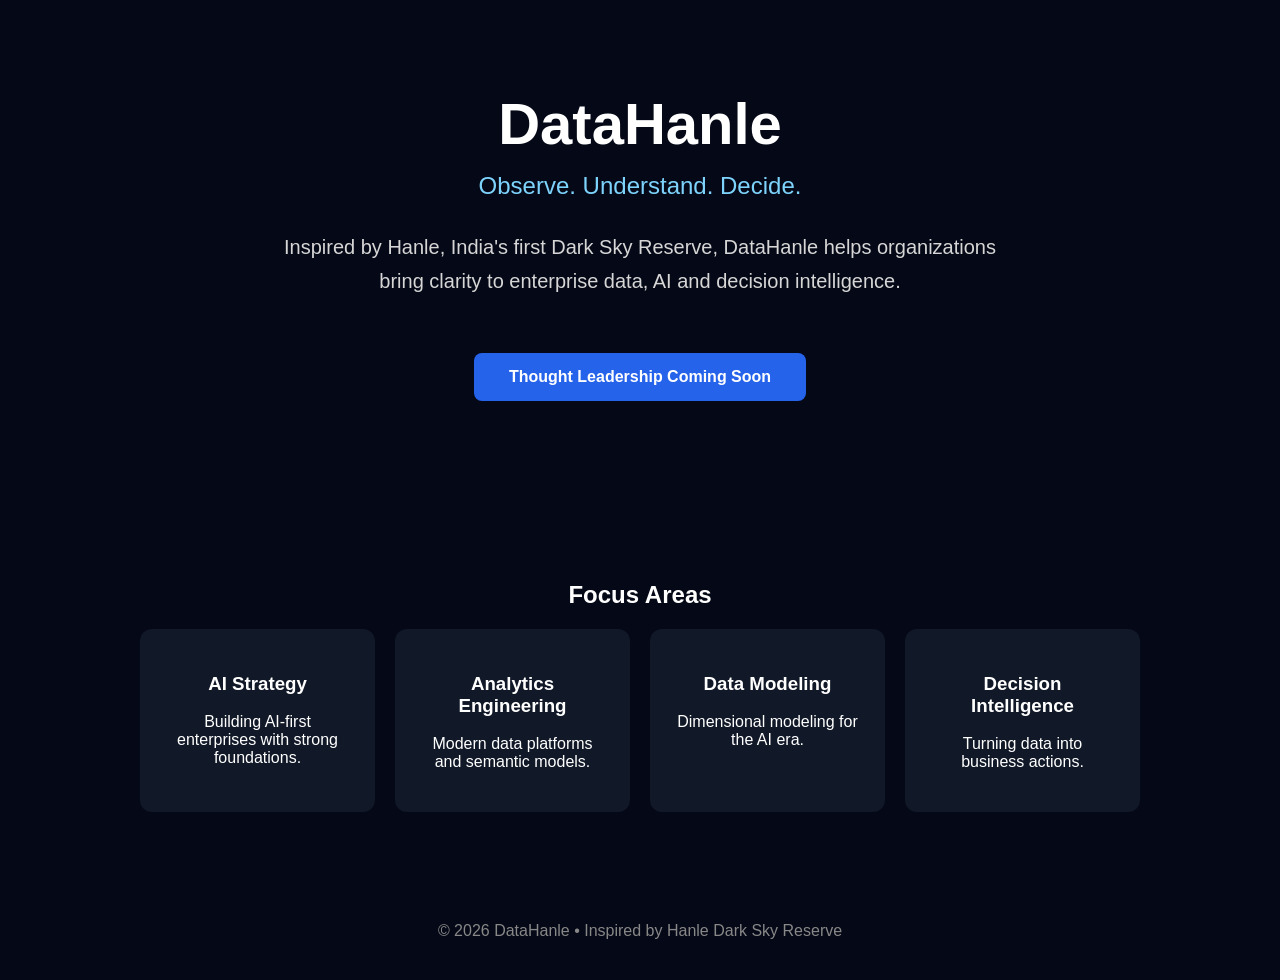
<file: Index.html>
<!DOCTYPE html>
<html lang="en">
<head>
<meta charset="UTF-8">
<meta name="viewport" content="width=device-width, initial-scale=1.0">
<title>DataHanle</title>

<style>
body{
margin:0;
font-family:Arial,sans-serif;
background:#050816;
color:white;
text-align:center;
}

.hero{
padding:90px 20px;
}

h1{
font-size:58px;
margin:0;
}

.tagline{
font-size:24px;
color:#7dd3fc;
margin-top:15px;
}

.desc{
max-width:750px;
margin:30px auto;
font-size:20px;
line-height:1.7;
color:#d6d6d6;
}

.btn{
display:inline-block;
padding:15px 35px;
background:#2563eb;
border-radius:8px;
text-decoration:none;
color:white;
font-weight:bold;
margin-top:25px;
}

section{
padding:70px 20px;
max-width:1000px;
margin:auto;
}

.cards{
display:grid;
grid-template-columns:repeat(auto-fit,minmax(220px,1fr));
gap:20px;
}

.card{
background:#111827;
padding:25px;
border-radius:12px;
}

footer{
padding:40px;
color:#888;
}
</style>

</head>

<body>

<div class="hero">

<h1>DataHanle</h1>

<div class="tagline">
Observe. Understand. Decide.
</div>

<div class="desc">

Inspired by Hanle, India's first Dark Sky Reserve,
DataHanle helps organizations bring clarity to enterprise
data, AI and decision intelligence.

</div>

<a class="btn" href="#">
Thought Leadership Coming Soon
</a>

</div>

<section>

<h2>Focus Areas</h2>

<div class="cards">

<div class="card">
<h3>AI Strategy</h3>
<p>Building AI-first enterprises with strong foundations.</p>
</div>

<div class="card">
<h3>Analytics Engineering</h3>
<p>Modern data platforms and semantic models.</p>
</div>

<div class="card">
<h3>Data Modeling</h3>
<p>Dimensional modeling for the AI era.</p>
</div>

<div class="card">
<h3>Decision Intelligence</h3>
<p>Turning data into business actions.</p>
</div>

</div>

</section>

<footer>

© 2026 DataHanle • Inspired by Hanle Dark Sky Reserve

</footer>

</body>
</html>
</file>
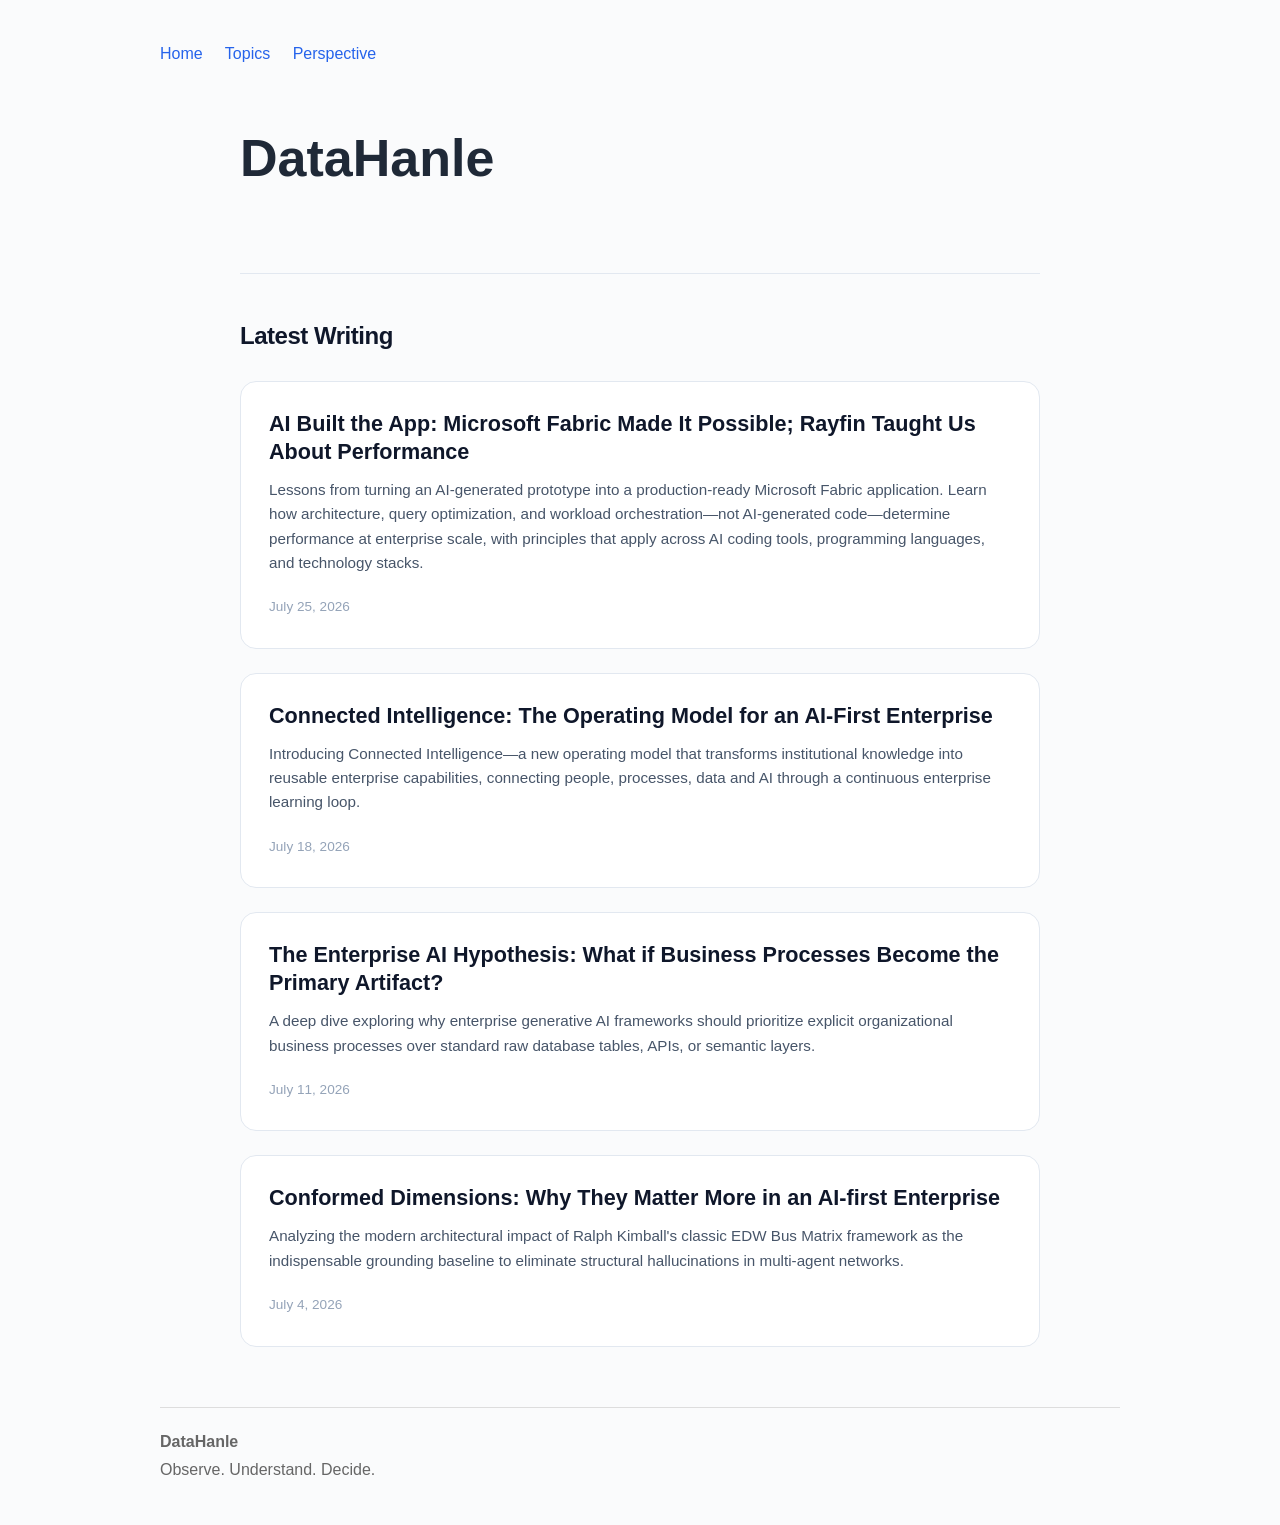
<file: index.html>
<!DOCTYPE html>
<html lang="en">
<head>
    <meta charset="utf-8">
    <meta name="viewport" content="width=device-width, initial-scale=1">
    <title>DataHanle - Observe. Understand. Decide.</title>
    <!-- Links to your main shared brand stylesheet -->
    <link rel="stylesheet" href="assets/styles.css">
    <style>
        /* Container layout optimized for a single-page home feed */
        .home-container {
            max-width: 800px;
            margin: 2rem auto;
            padding: 0 1rem;
        }

        /* Hero presentation statement simplified */
        .hero-section {
            margin-bottom: 2.5rem;
            border-bottom: 1px solid #e2e8f0;
            padding-bottom: 1.5rem;
        }

        /* Section header for the stream */
        .feed-title {
            font-size: 1.5rem;
            font-weight: 700;
            color: #0f172a;
            margin-bottom: 1.5rem;
            letter-spacing: -0.02em;
        }

        /* The Card Link Component */
        .article-card {
            display: block;
            text-decoration: none;
            color: #0f172a;
            background: #ffffff;
            border: 1px solid #e2e8f0; /* Soft border framework */
            border-radius: 16px;        /* Smooth rounded corners */
            padding: 1.75rem;          /* Generous internal spacing */
            margin-bottom: 1.5rem;     /* Space between individual cards */
            transition: transform 0.2s ease, box-shadow 0.2s ease;
        }

        /* Interactive states when a reader hovers over a card */
        .article-card:hover {
            transform: translateY(-2px);
            box-shadow: 0 10px 15px -3px rgba(0, 0, 0, 0.05);
            border-color: #cbd5e1;
        }

        /* Title style inside the card */
        .article-card h2 {
            font-size: 1.35rem;
            font-weight: 700;
            margin: 0 0 0.75rem 0;
            line-height: 1.3;
            color: #0f172a;
        }

        /* Muted summary text */
        .article-card p {
            font-size: 0.95rem;
            color: #475569;
            margin: 0 0 1.25rem 0;
            line-height: 1.6;
        }

        /* Light grey date marker at the bottom */
        .article-card .article-date {
            display: block;
            font-size: 0.85rem;
            color: #94a3b8;
            font-weight: 500;
        }
    </style>
</head>
<body>

    <!-- Synced Top Navigation Header (Updated to Perspective) -->
    <nav>
        <a href="index.html">Home</a>
        <a href="topics.html">Topics</a>
        <a href="perspective.html">Perspective</a>
    </nav>

    <!-- Main Content Area -->
    <main class="home-container">
        
        <!-- Brand Title Header -->
        <section class="hero-section">
            <h1>DataHanle</h1>
        </section>

        <!-- Dynamic Latest Writing Stream -->
        <section>
            <h2 class="feed-title">Latest Writing</h2>
<!-- Card Link 4 (AI Prototype to Production) -->
<a href="articles/ai-prototype-to-production.html" class="article-card">

<h2>AI Built the App: Microsoft Fabric Made It Possible; Rayfin Taught Us About Performance</h2>

    <p>
        Lessons from turning an AI-generated prototype into a production-ready Microsoft Fabric application. Learn how architecture, query optimization, and workload orchestration—not AI-generated code—determine performance at enterprise scale, with principles that apply across AI coding tools, programming languages, and technology stacks.
    </p>

    <span class="article-date">
        July 25, 2026
    </span>

</a>
<!-- Card Link 3 (Connected Intelligence) -->
<a href="articles/connected-intelligence.html" class="article-card">

    <h2>
        Connected Intelligence: The Operating Model for an AI-First Enterprise
    </h2>

    <p>
        Introducing Connected Intelligence—a new operating model that transforms institutional knowledge into reusable enterprise capabilities, connecting people, processes, data and AI through a continuous enterprise learning loop.
    </p>

    <span class="article-date">
        July 18, 2026
    </span>

</a>
            <!-- Card Link 1 (July 11) -->
            <a href="articles/enterprise-ai-hypothesis.html" class="article-card">
                <h2>The Enterprise AI Hypothesis: What if Business Processes Become the Primary Artifact?</h2>
                <p>A deep dive exploring why enterprise generative AI frameworks should prioritize explicit organizational business processes over standard raw database tables, APIs, or semantic layers.</p>
                <span class="article-date">July 11, 2026</span>
            </a>

            <!-- Card Link 2 (July 4) -->
            <a href="articles/conformed-dimensions.html" class="article-card">
                <h2>Conformed Dimensions: Why They Matter More in an AI-first Enterprise</h2>
                <p>Analyzing the modern architectural impact of Ralph Kimball's classic EDW Bus Matrix framework as the indispensable grounding baseline to eliminate structural hallucinations in multi-agent networks.</p>
                <span class="article-date">July 4, 2026</span>
            </a>
        </section>

    </main>

    <!-- Synced Site Footer -->
    <footer>
        <b>DataHanle</b><br>
        Observe. Understand. Decide.
    </footer>

</body>
</html>
</file>
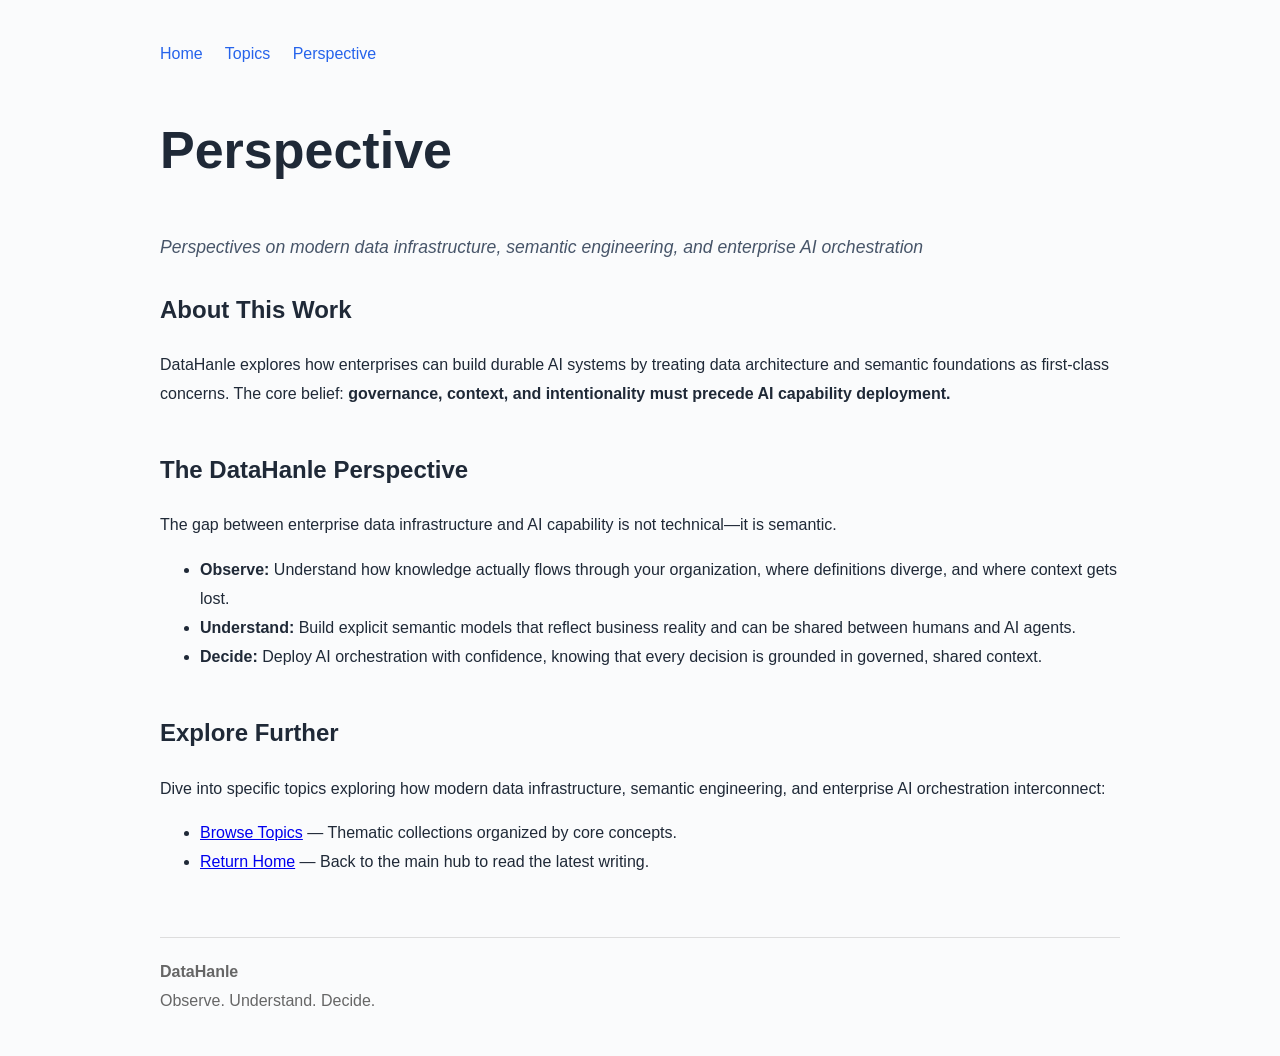
<file: perspective.html>
<!DOCTYPE html>
<html lang="en">
<head>
    <meta charset="utf-8">
    <meta name="viewport" content="width=device-width, initial-scale=1">
    <title>Perspective - DataHanle</title>
    <link rel="stylesheet" href="assets/styles.css">
    <style>
        section {
            margin-bottom: 2.5rem;
        }
        .tagline {
            font-style: italic;
            color: #475569;
            font-size: 1.1rem;
            margin: 0.5rem 0 1.5rem 0;
        }
        ul {
            line-height: 1.8;
        }
    </style>
</head>
<body>

    <!-- Synced Navigation Bar -->
    <nav>
        <a href="index.html">Home</a>
        <a href="topics.html">Topics</a>
        <a href="perspective.html">Perspective</a>
    </nav>

    <h1>Perspective</h1>
    <p class="tagline">Perspectives on modern data infrastructure, semantic engineering, and enterprise AI orchestration</p>

    <section id="about">
        <h2>About This Work</h2>
        <p>
            DataHanle explores how enterprises can build durable AI systems by treating data architecture and semantic foundations as first-class concerns. 
            The core belief: <strong>governance, context, and intentionality must precede AI capability deployment.</strong>
        </p>
    </section>

    <section id="perspective">
        <h2>The DataHanle Perspective</h2>
        <p>
            The gap between enterprise data infrastructure and AI capability is not technical—it is semantic.
        </p>
        <ul>
            <li>
                <strong>Observe:</strong> Understand how knowledge actually flows through your organization, where definitions diverge, and where context gets lost.
            </li>
            <li>
                <strong>Understand:</strong> Build explicit semantic models that reflect business reality and can be shared between humans and AI agents.
            </li>
            <li>
                <strong>Decide:</strong> Deploy AI orchestration with confidence, knowing that every decision is grounded in governed, shared context.
            </li>
        </ul>
    </section>

    <section id="explore">
        <h2>Explore Further</h2>
        <p>
            Dive into specific topics exploring how modern data infrastructure, semantic engineering, and enterprise AI orchestration interconnect:
        </p>
        <ul>
            <li><a href="topics.html">Browse Topics</a> — Thematic collections organized by core concepts.</li>
            <li><a href="index.html">Return Home</a> — Back to the main hub to read the latest writing.</li>
        </ul>
    </section>

    <footer>
        <b>DataHanle</b><br>
        Observe. Understand. Decide.
    </footer>

</body>
</html>
</file>
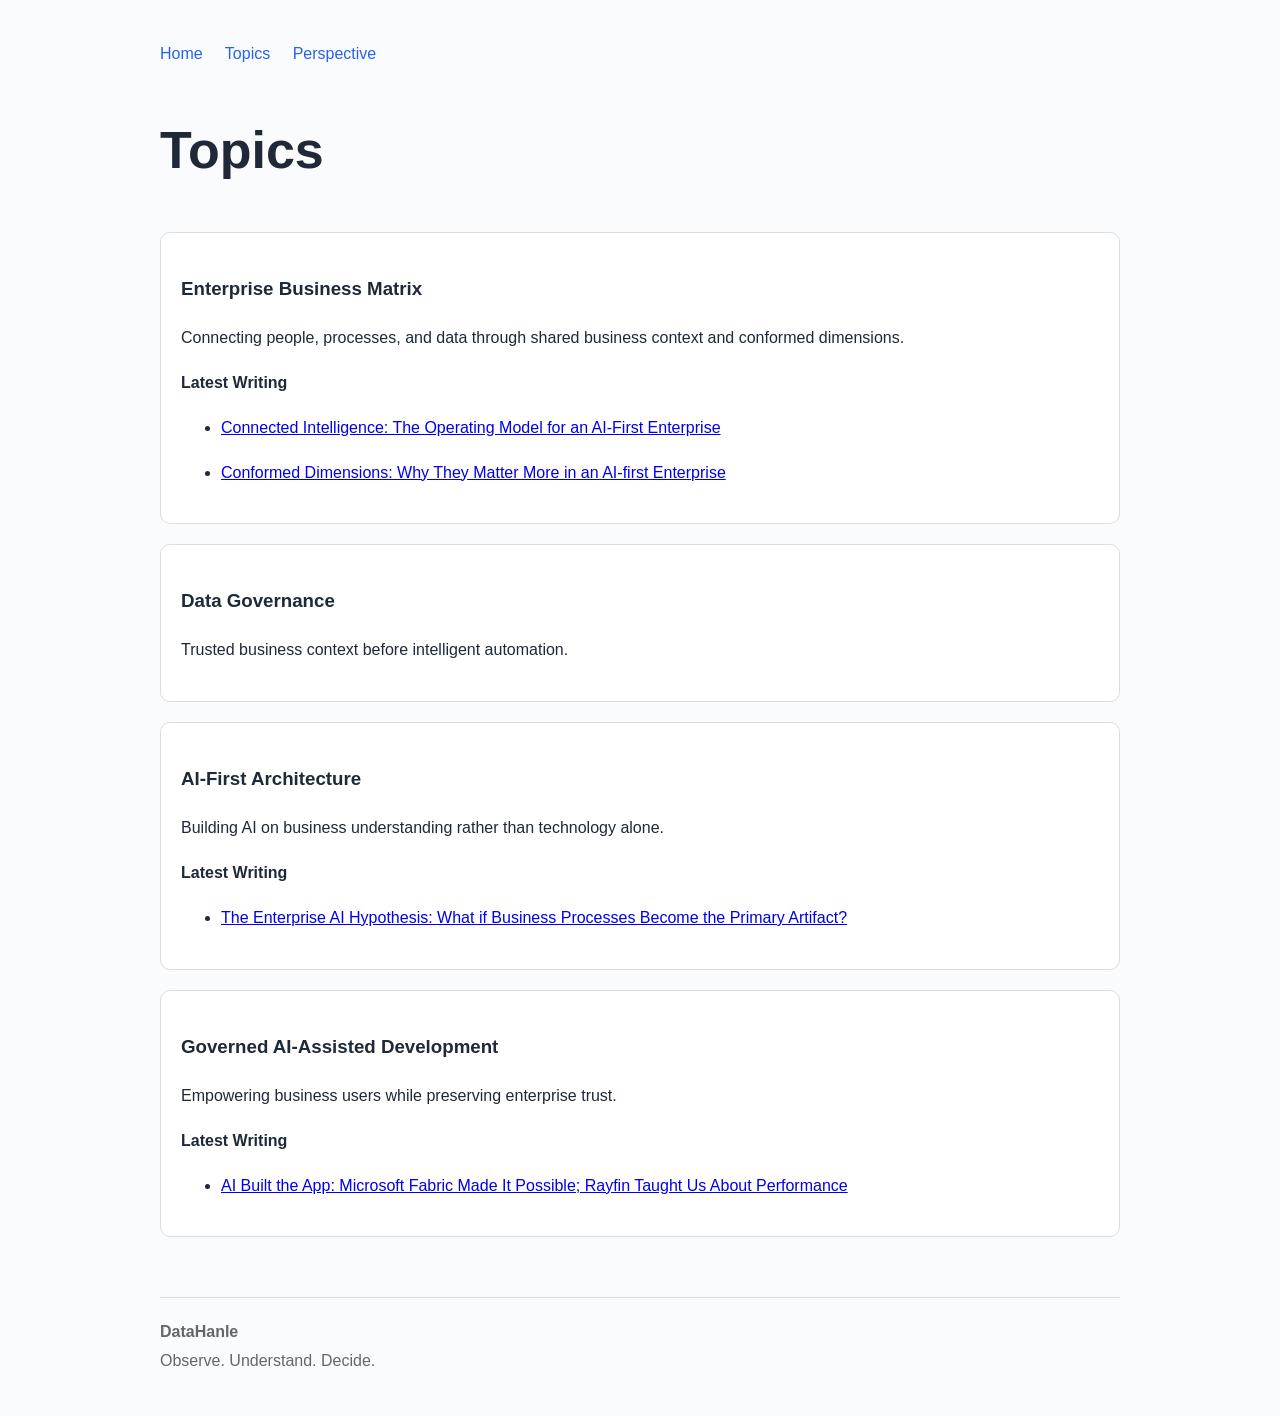
<file: topics.html>
<!DOCTYPE html>
<html lang="en">
<head>
    <meta charset="UTF-8">
    <meta name="viewport" content="width=device-width,initial-scale=1">
    <title>Topics - DataHanle</title>
    <link rel="stylesheet" href="assets/styles.css">
</head>
<body>

    <!-- Synced Navigation Bar -->
    <nav>
        <a href="index.html">Home</a>
        <a href="topics.html">Topics</a>
        <a href="perspective.html">Perspective</a>
    </nav>

    <h1>Topics</h1>

    <!-- Pillar 1: Enterprise Business Matrix -->
    <div class="card">
        <h3>Enterprise Business Matrix</h3>
        <p>Connecting people, processes, and data through shared business context and conformed dimensions.</p>

        <p><strong>Latest Writing</strong></p>
<ul>
            <li><a href="articles/connected-intelligence.html">Connected Intelligence: The Operating Model for an AI-First Enterprise</a></li>
        </ul>
        <ul>
            <li><a href="articles/conformed-dimensions.html">Conformed Dimensions: Why They Matter More in an AI-first Enterprise</a></li>
        </ul>
    </div>

    <!-- Pillar 2: Data Governance -->
    <div class="card">
        <h3>Data Governance</h3>
        <p>Trusted business context before intelligent automation.</p>
    </div>

    <!-- Pillar 3: AI-first Architecture -->
    <div class="card">
        <h3>AI-First Architecture</h3>
        <p>Building AI on business understanding rather than technology alone.</p>

        <p><strong>Latest Writing</strong></p>
        <ul>
            <li><a href="articles/enterprise-ai-hypothesis.html">The Enterprise AI Hypothesis: What if Business Processes Become the Primary Artifact?</a></li>
        </ul>
    </div>

    <!-- Pillar 4: Governed AI-Assisted Development -->
    <div class="card">
        <h3>Governed AI-Assisted Development</h3>
        <p>Empowering business users while preserving enterprise trust.</p>
<p><strong>Latest Writing</strong></p>
        <ul>
            <li><a href="articles/ai-prototype-to-production.html">AI Built the App: Microsoft Fabric Made It Possible; Rayfin Taught Us About Performance</a></li>
        </ul>
    </div>

    <!-- Synced Site Footer -->
    <footer>
        <b>DataHanle</b><br>
        Observe. Understand. Decide.
    </footer>

</body>
</html>
</file>
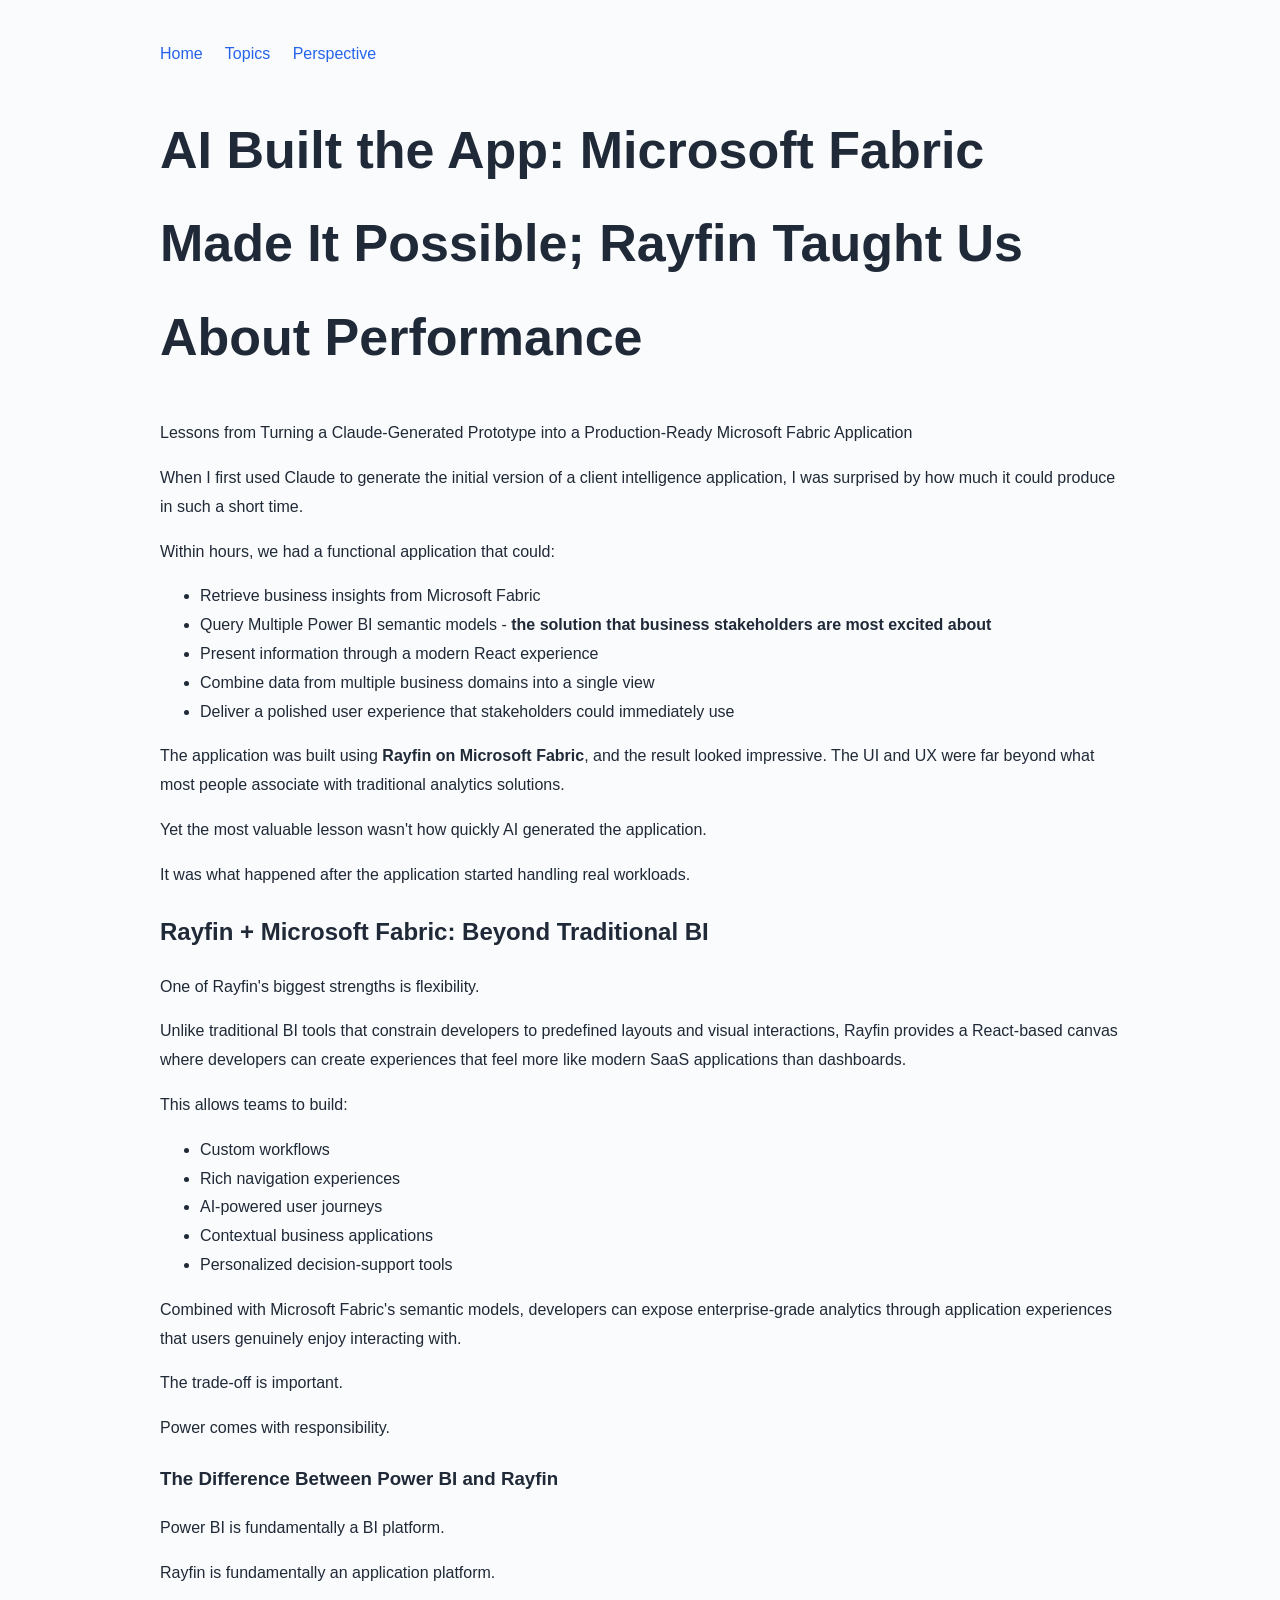
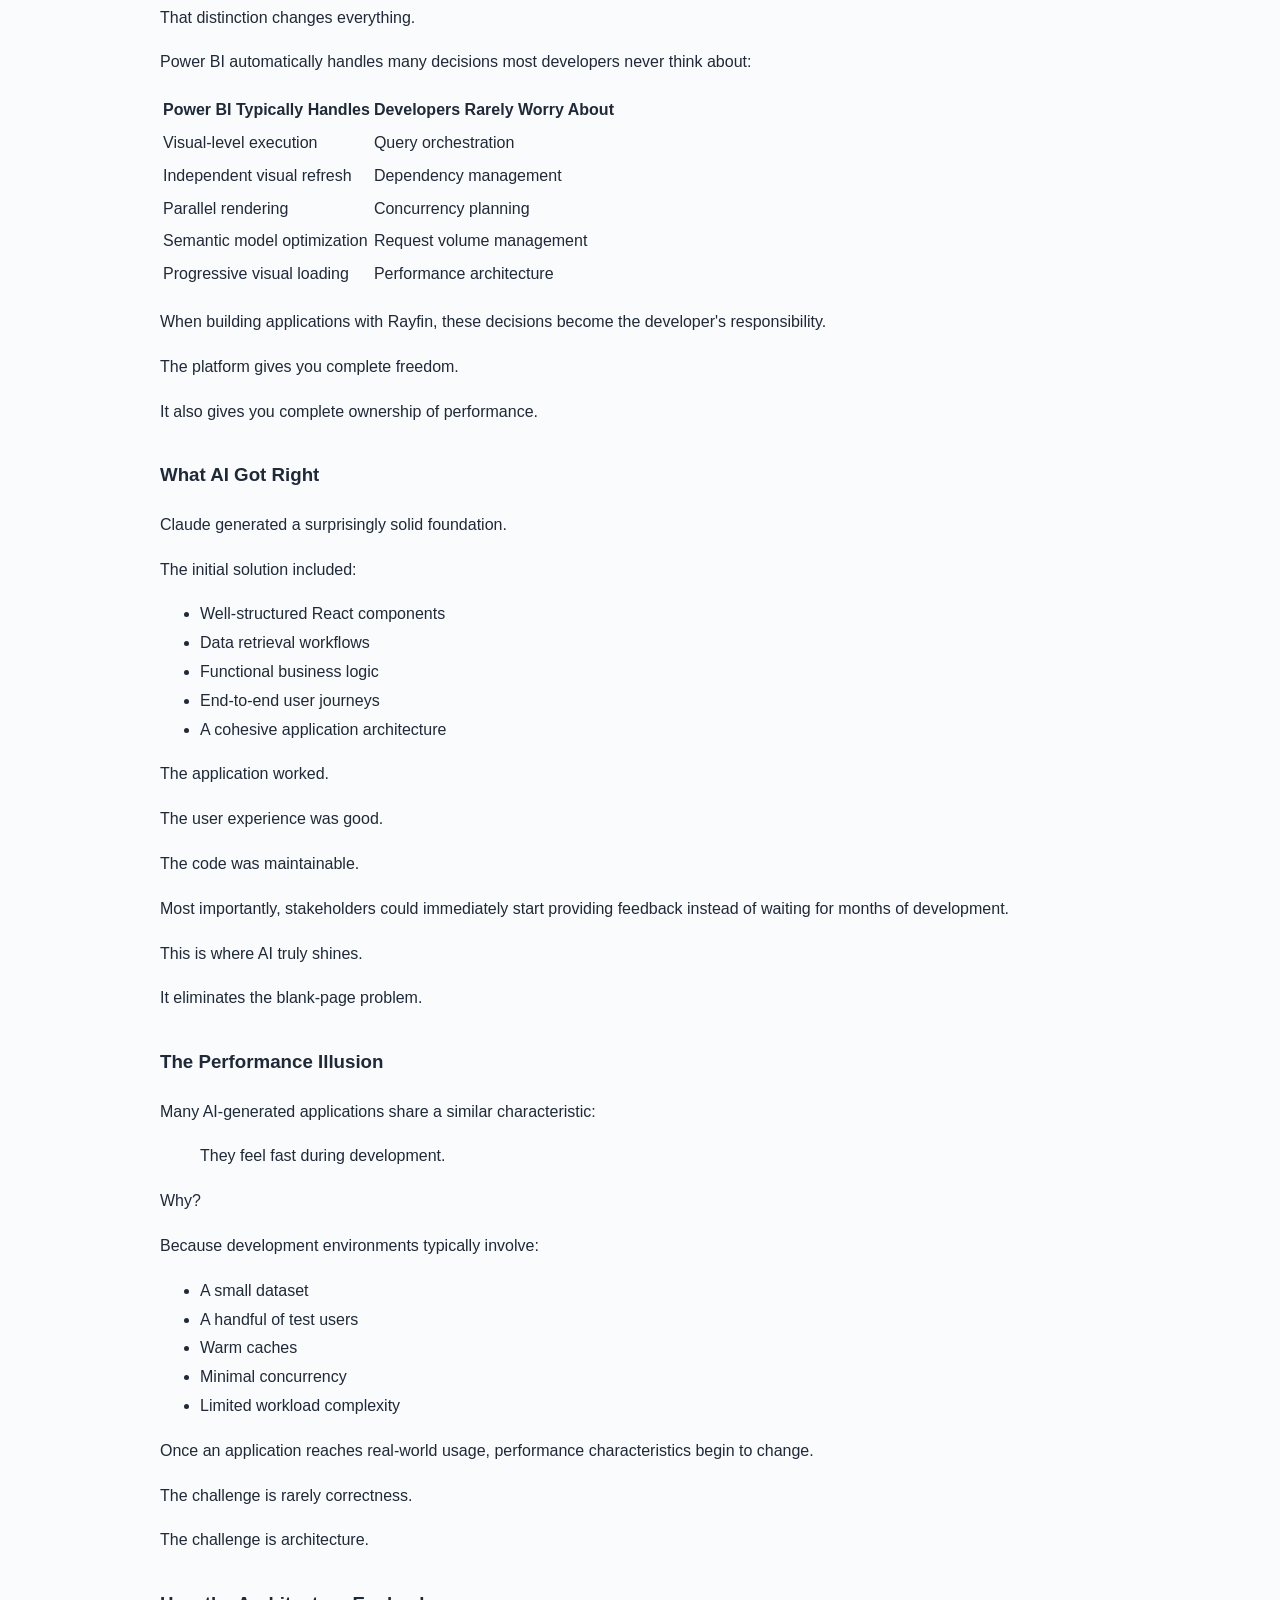
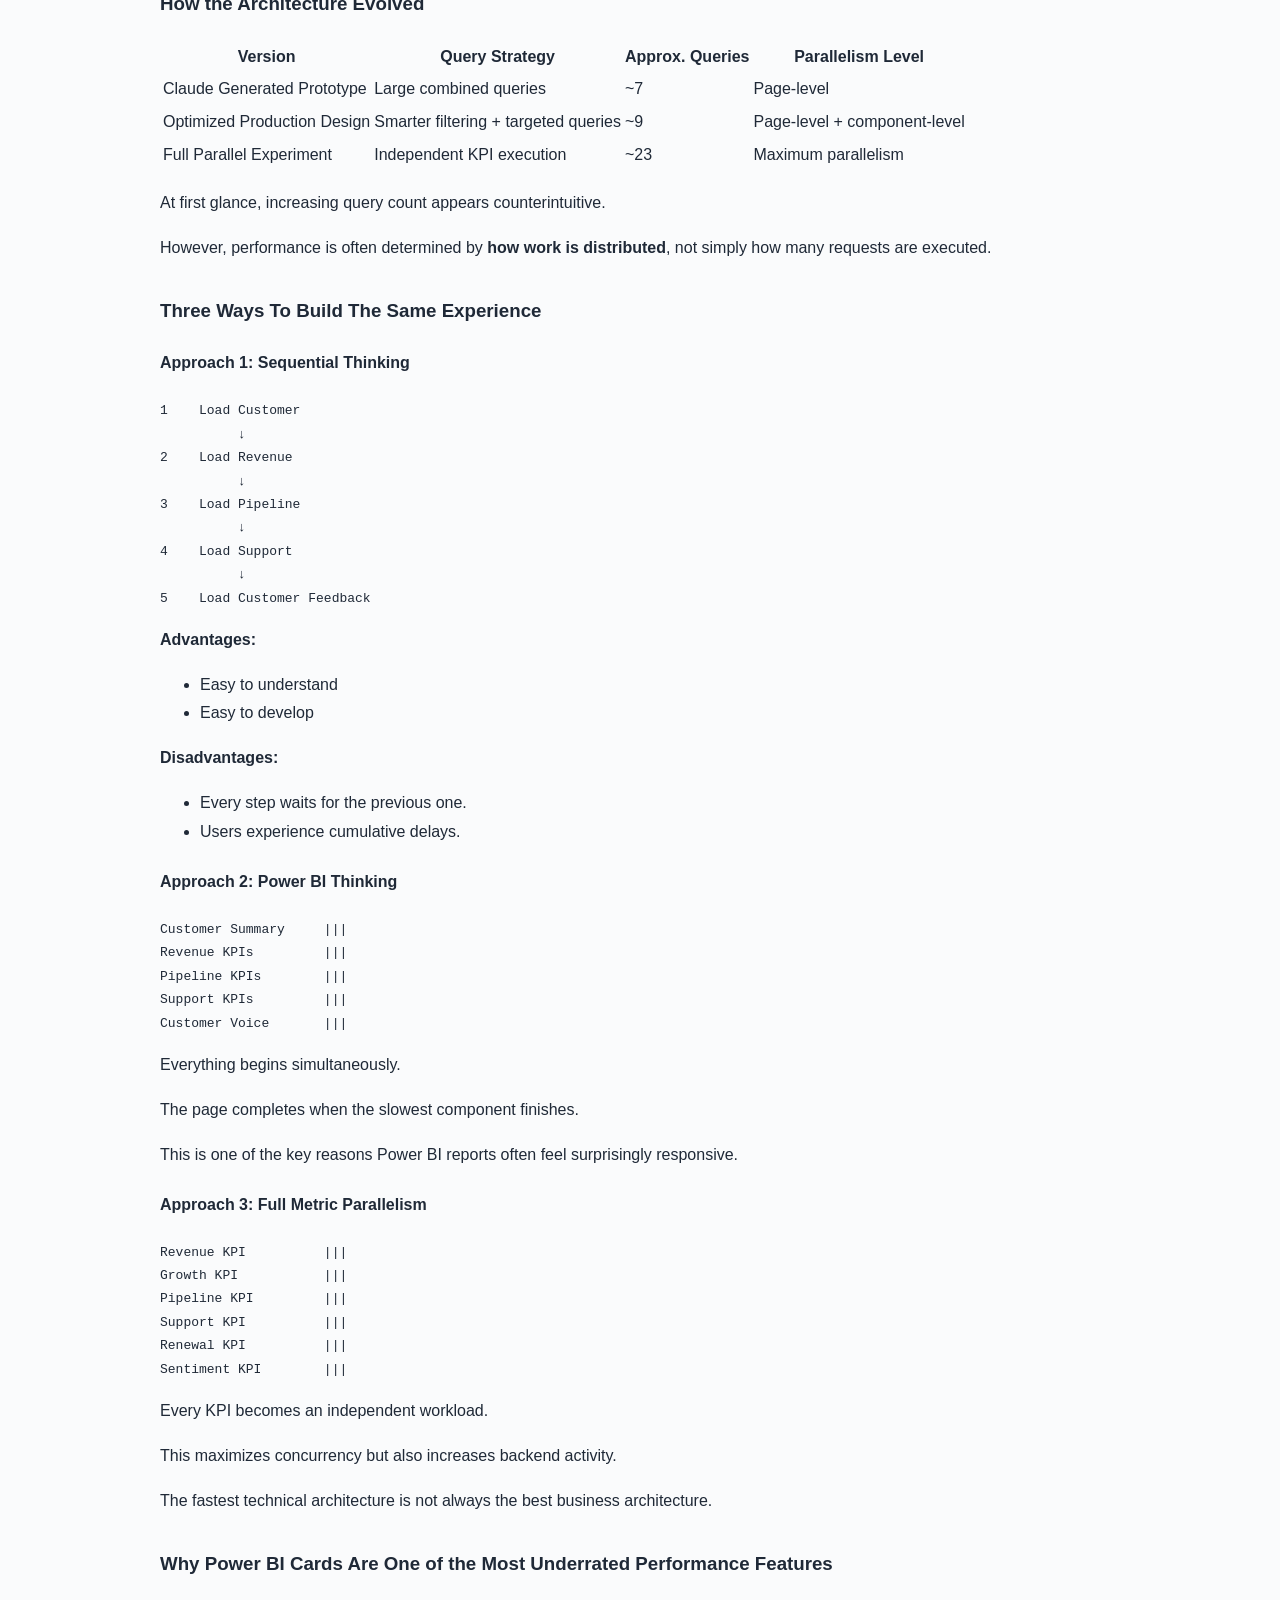
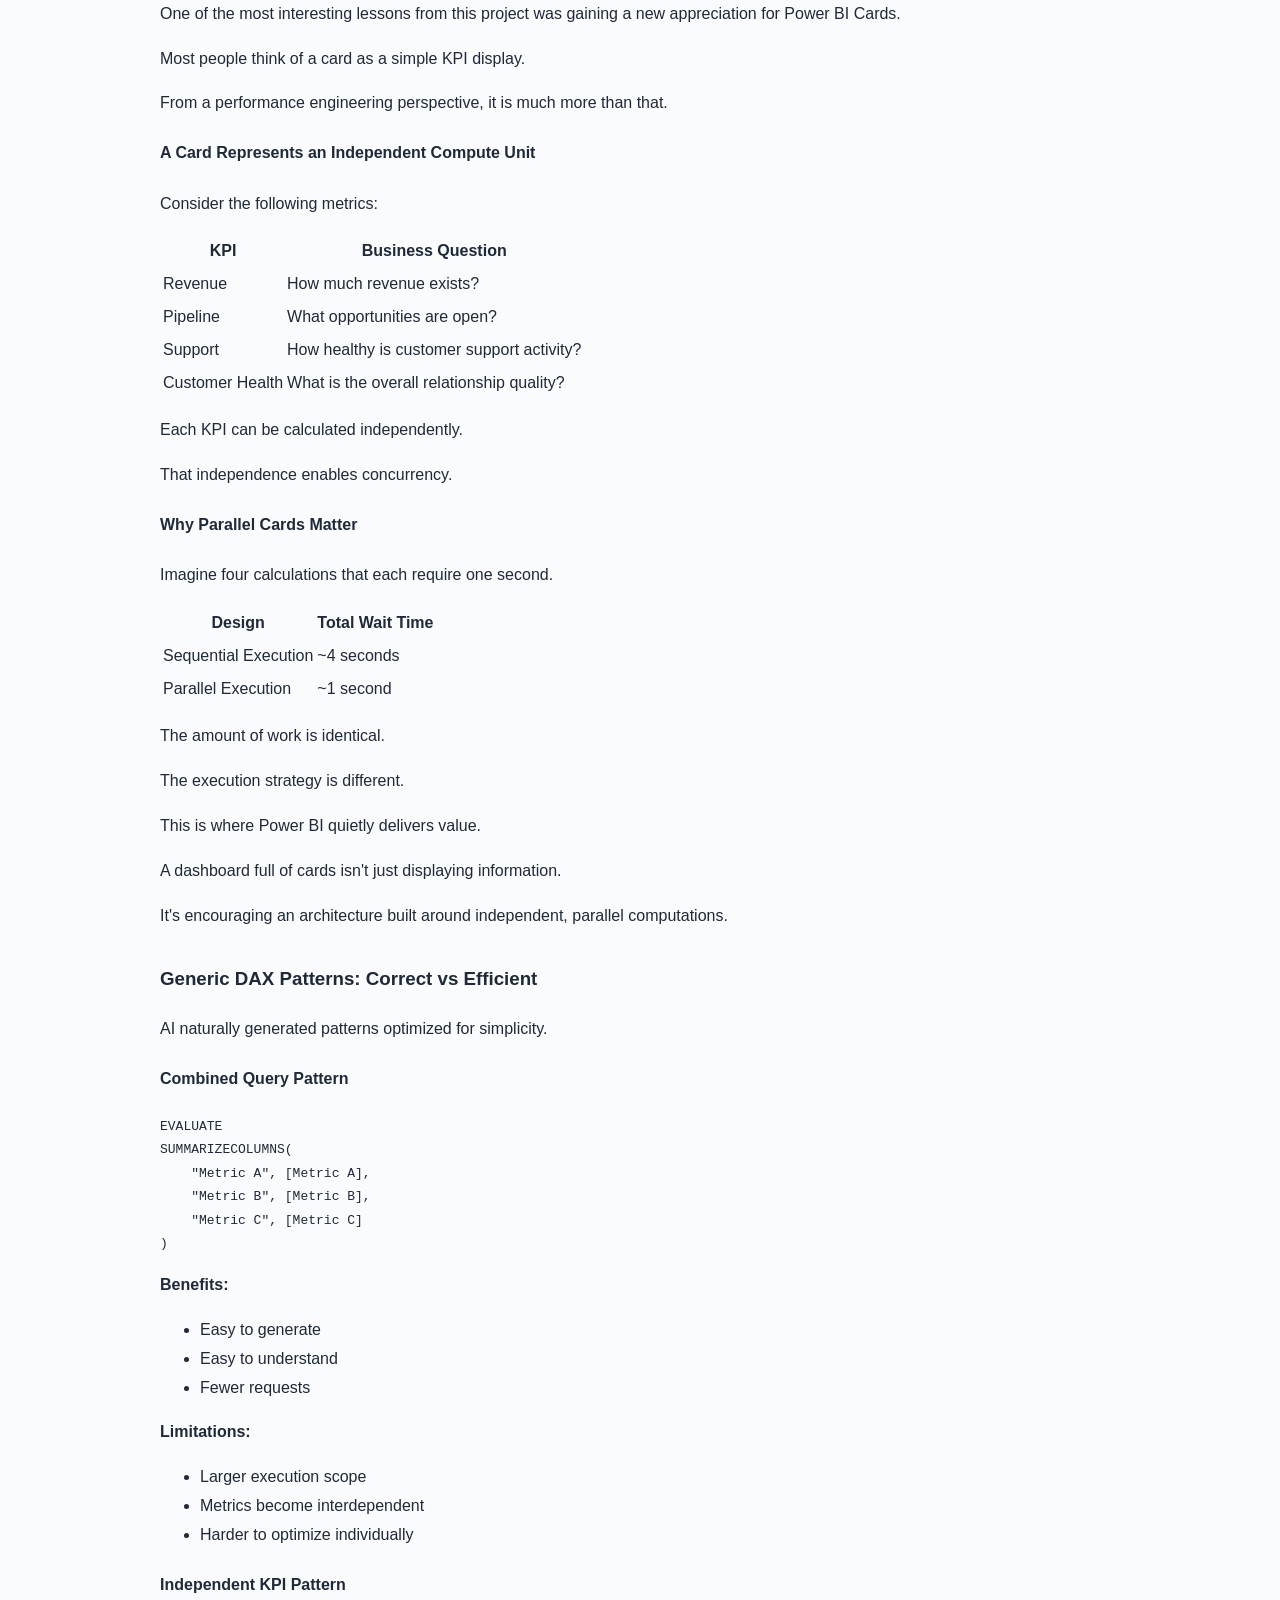
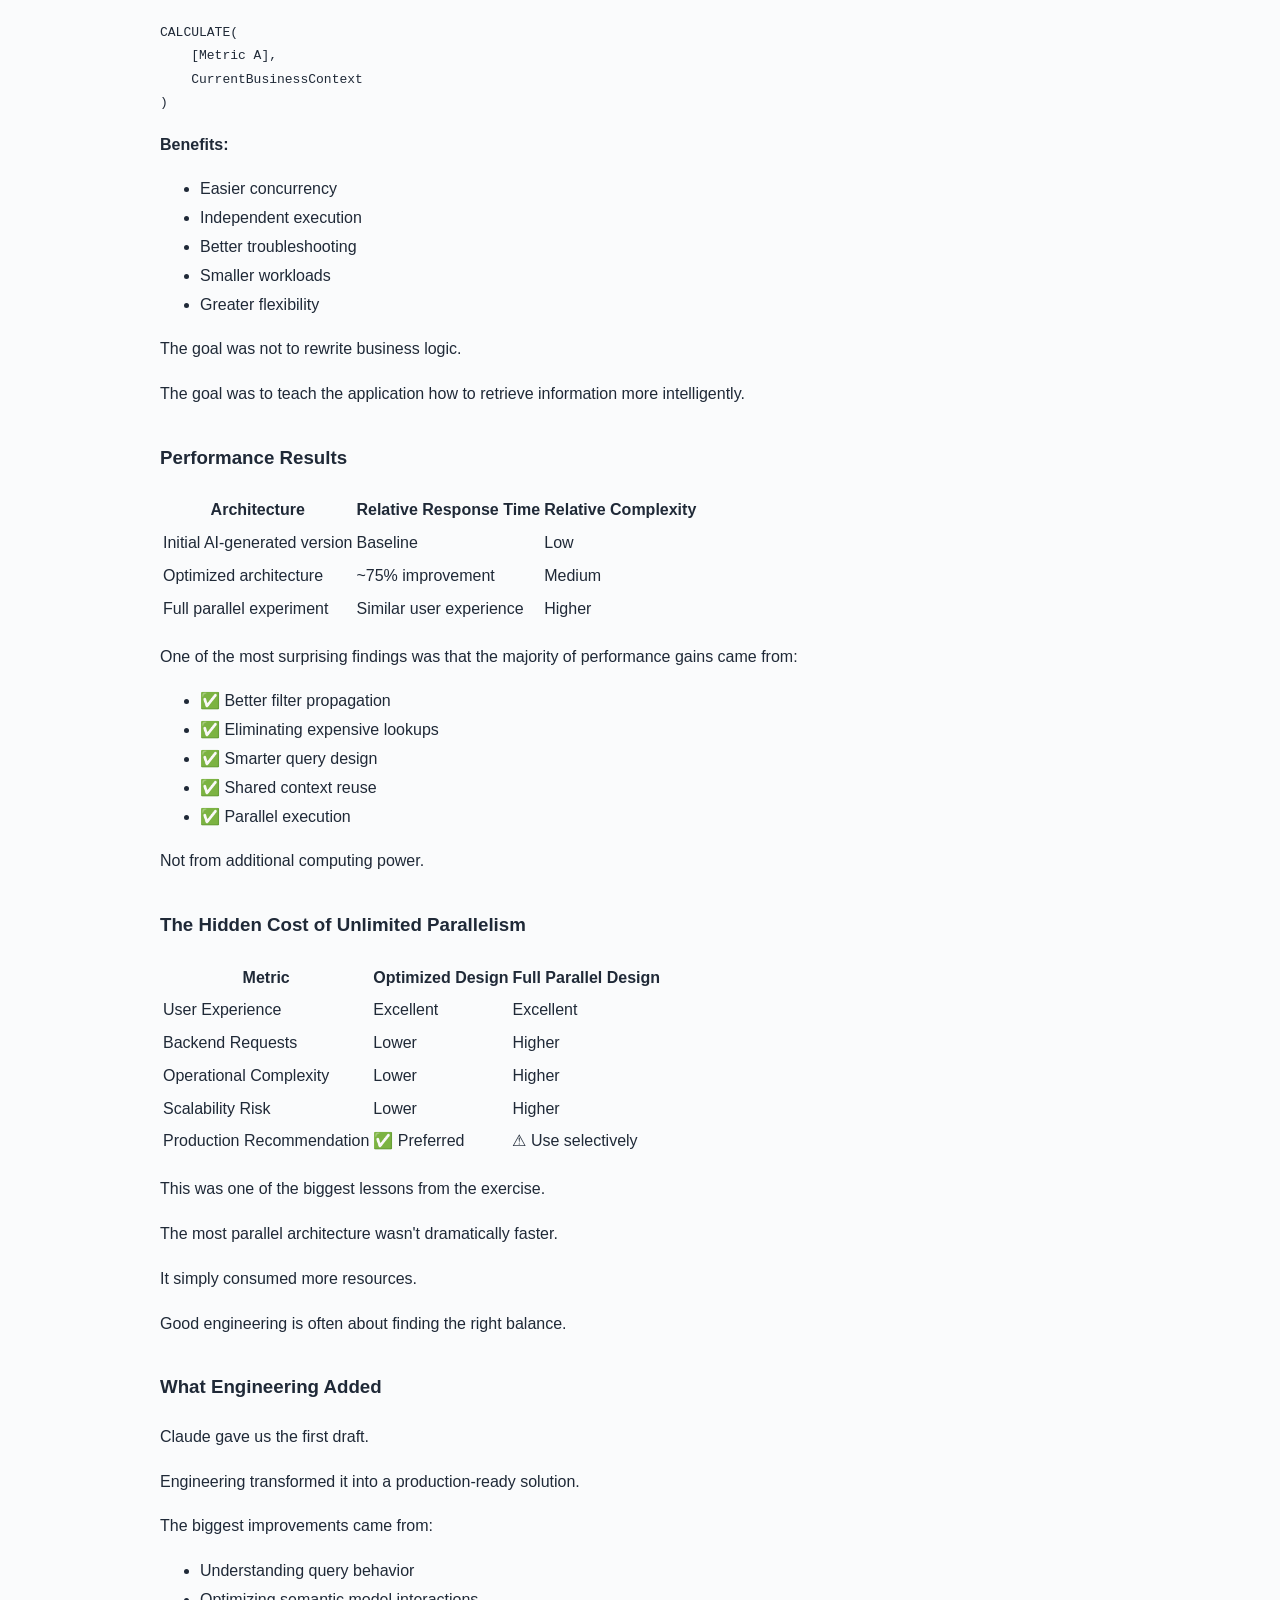
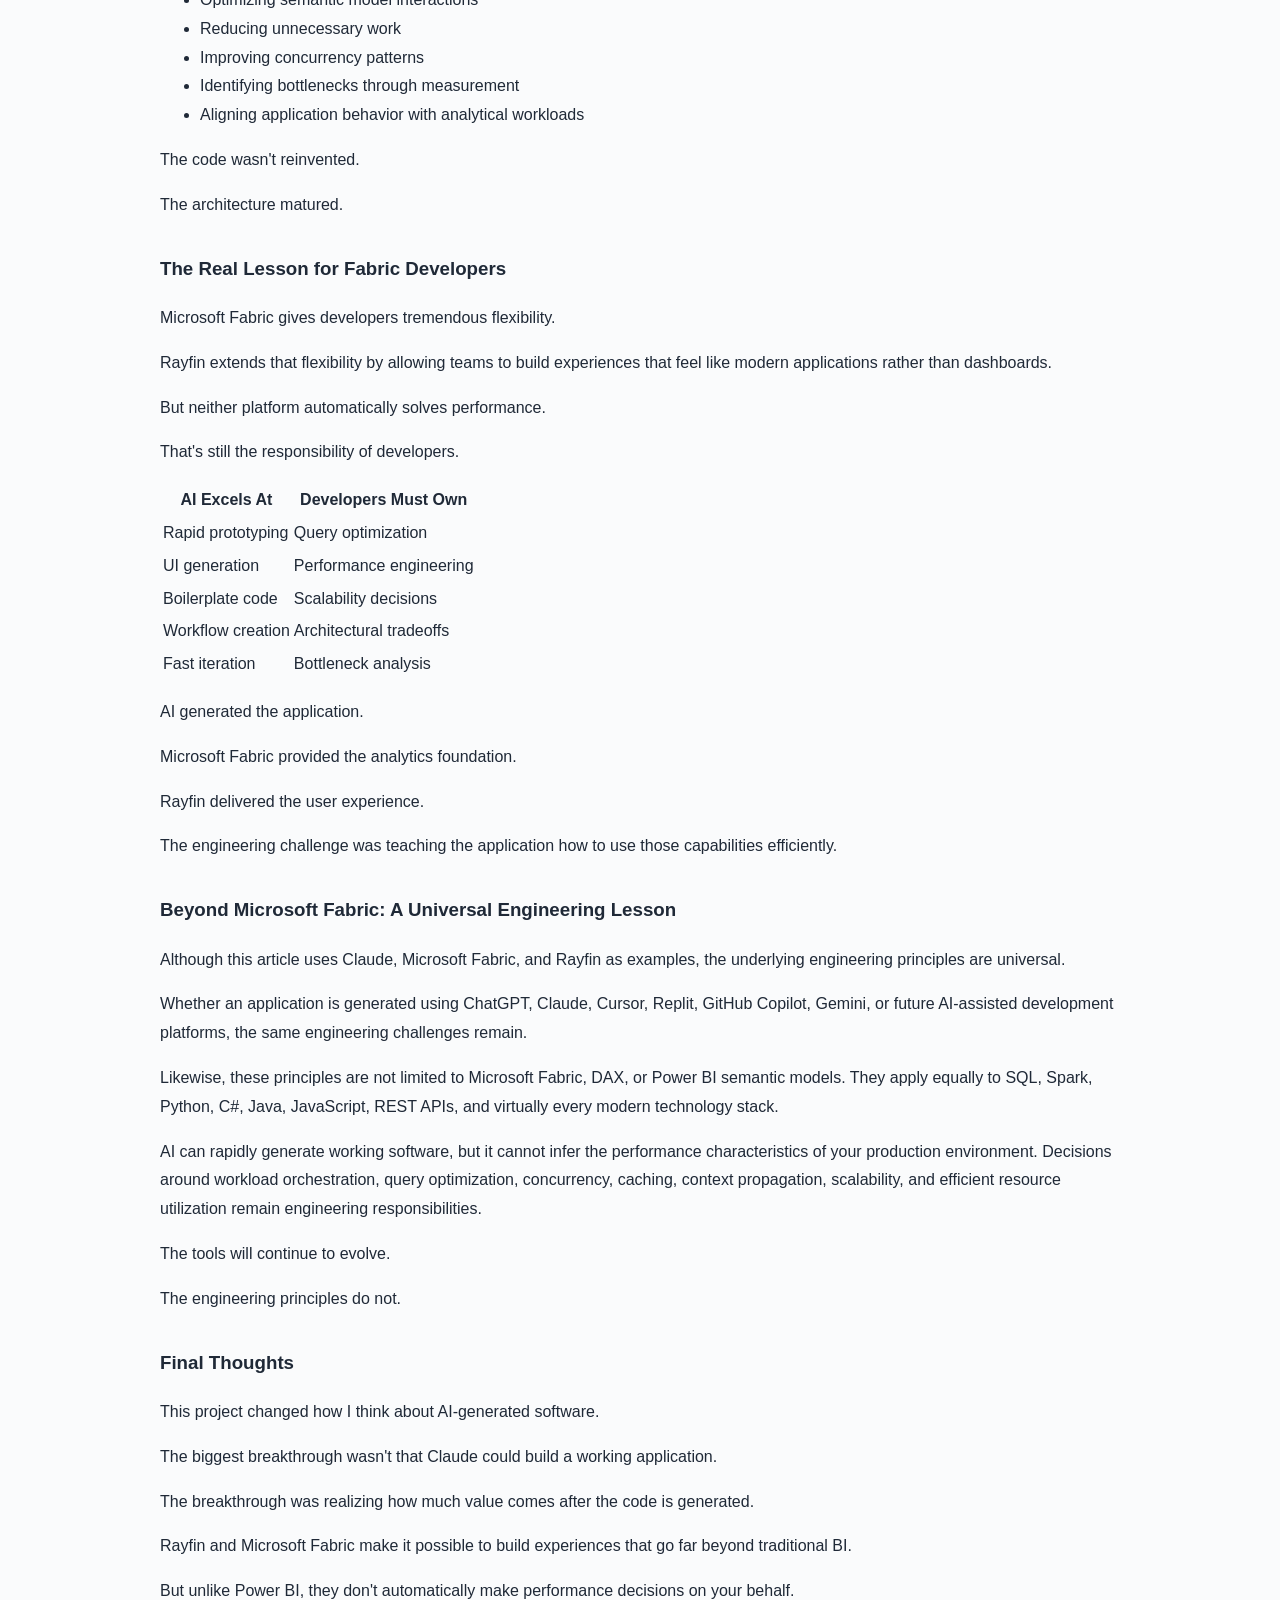
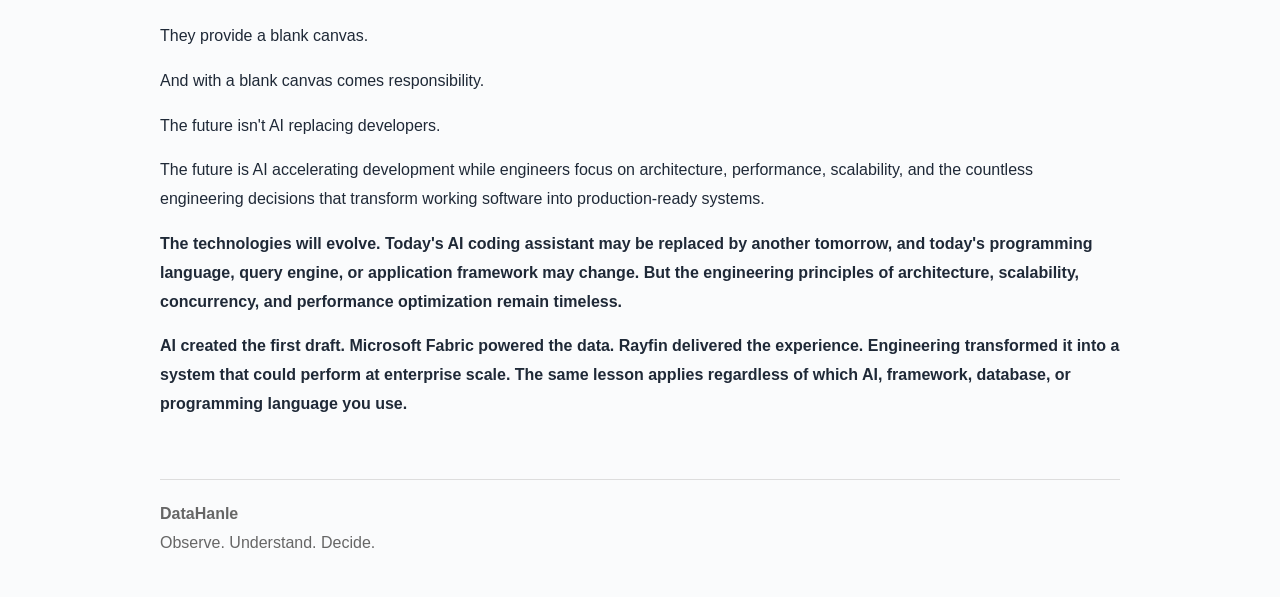
<file: articles/ai-prototype-to-production.html>
<!DOCTYPE html>
<html lang="en">
<head>
    <meta charset="utf-8">
    <meta name="viewport" content="width=device-width, initial-scale=1">
    <title>AI built Prototype to Production - DataHanle</title>
    <link rel="stylesheet" href="../assets/styles.css">
    <style>
        /* Minimal semantic tweaks for lists inside your article */
        .badge-plugin {
            font-size: 0.8rem;
            color: #1e40af;
            font-weight: bold;
            margin-left: 0.5rem;
        }
        .badge-skill {
            font-size: 0.8rem;
            color: #92400e;
            font-weight: bold;
            margin-left: 0.5rem;
        }
        section {
            margin-bottom: 2rem;
        }
        hr {
            border: 0;
            border-top: 1px solid #e2e8f0;
            margin: 1.5rem 0;
        }
    </style>
</head>

<body>
<nav>
        <a href="../index.html">Home</a>
        <a href="../topics.html">Topics</a>
        <a href="../perspective.html">Perspective</a>
    </nav>


<div class="container">

<h1>AI Built the App: Microsoft Fabric Made It Possible; Rayfin Taught Us About Performance</h1>

<p class="subtitle">
Lessons from Turning a Claude-Generated Prototype into a Production-Ready Microsoft Fabric Application
</p>

<p>
When I first used Claude to generate the initial version of a client intelligence application, I was surprised by how much it could produce in such a short time.
</p>

<p>
Within hours, we had a functional application that could:
</p>

<ul>
<li>Retrieve business insights from Microsoft Fabric</li>
<li>Query Multiple Power BI semantic models - <strong> the solution that business stakeholders are most excited about</strong></li>
<li>Present information through a modern React experience</li>
<li>Combine data from multiple business domains into a single view</li>
<li>Deliver a polished user experience that stakeholders could immediately use</li>
</ul>

<p>
The application was built using <strong>Rayfin on Microsoft Fabric</strong>, and the result looked impressive. The UI and UX were far beyond what most people associate with traditional analytics solutions.
</p>

<p>
Yet the most valuable lesson wasn't how quickly AI generated the application.
</p>

<p>
It was what happened after the application started handling real workloads.
</p>

<h2>Rayfin + Microsoft Fabric: Beyond Traditional BI</h2>

<p>
One of Rayfin's biggest strengths is flexibility.
</p>

<p>
Unlike traditional BI tools that constrain developers to predefined layouts and visual interactions, Rayfin provides a React-based canvas where developers can create experiences that feel more like modern SaaS applications than dashboards.
</p>

<p>
This allows teams to build:
</p>

<ul>
<li>Custom workflows</li>
<li>Rich navigation experiences</li>
<li>AI-powered user journeys</li>
<li>Contextual business applications</li>
<li>Personalized decision-support tools</li>
</ul>

<p>
Combined with Microsoft Fabric's semantic models, developers can expose enterprise-grade analytics through application experiences that users genuinely enjoy interacting with.
</p>

<p>
The trade-off is important.
</p>

<p>
Power comes with responsibility.
</p>
<section id="powerbi-vs-rayfin">

<h3>The Difference Between Power BI and Rayfin</h3>

<p>
Power BI is fundamentally a BI platform.
</p>

<p>
Rayfin is fundamentally an application platform.
</p>

<p>
That distinction changes everything.
</p>

<p>
Power BI automatically handles many decisions most developers never think about:
</p>

<table>
<thead>
<tr>
<th>Power BI Typically Handles</th>
<th>Developers Rarely Worry About</th>
</tr>
</thead>

<tbody>
<tr>
<td>Visual-level execution</td>
<td>Query orchestration</td>
</tr>

<tr>
<td>Independent visual refresh</td>
<td>Dependency management</td>
</tr>

<tr>
<td>Parallel rendering</td>
<td>Concurrency planning</td>
</tr>

<tr>
<td>Semantic model optimization</td>
<td>Request volume management</td>
</tr>

<tr>
<td>Progressive visual loading</td>
<td>Performance architecture</td>
</tr>

</tbody>
</table>

<p>
When building applications with Rayfin, these decisions become the developer's responsibility.
</p>

<p>
The platform gives you complete freedom.
</p>

<p>
It also gives you complete ownership of performance.
</p>

</section>

<section id="what-ai-got-right">

<h3>What AI Got Right</h3>

<p>
Claude generated a surprisingly solid foundation.
</p>

<p>
The initial solution included:
</p>

<ul>
<li>Well-structured React components</li>
<li>Data retrieval workflows</li>
<li>Functional business logic</li>
<li>End-to-end user journeys</li>
<li>A cohesive application architecture</li>
</ul>

<p>
The application worked.
</p>

<p>
The user experience was good.
</p>

<p>
The code was maintainable.
</p>

<p>
Most importantly, stakeholders could immediately start providing feedback instead of waiting for months of development.
</p>

<p>
This is where AI truly shines.
</p>

<p>
It eliminates the blank-page problem.
</p>

</section>

<section id="performance-illusion">

<h3>The Performance Illusion</h3>

<p>
Many AI-generated applications share a similar characteristic:
</p>

<blockquote>
They feel fast during development.
</blockquote>

<p>
Why?
</p>

<p>
Because development environments typically involve:
</p>

<ul>
<li>A small dataset</li>
<li>A handful of test users</li>
<li>Warm caches</li>
<li>Minimal concurrency</li>
<li>Limited workload complexity</li>
</ul>

<p>
Once an application reaches real-world usage, performance characteristics begin to change.
</p>

<p>
The challenge is rarely correctness.
</p>

<p>
The challenge is architecture.
</p>

</section>

<section id="architecture-evolution">

<h3>How the Architecture Evolved</h3>

<table>

<thead>
<tr>
<th>Version</th>
<th>Query Strategy</th>
<th>Approx. Queries</th>
<th>Parallelism Level</th>
</tr>
</thead>

<tbody>

<tr>
<td>Claude Generated Prototype</td>
<td>Large combined queries</td>
<td>~7</td>
<td>Page-level</td>
</tr>

<tr>
<td>Optimized Production Design</td>
<td>Smarter filtering + targeted queries</td>
<td>~9</td>
<td>Page-level + component-level</td>
</tr>

<tr>
<td>Full Parallel Experiment</td>
<td>Independent KPI execution</td>
<td>~23</td>
<td>Maximum parallelism</td>
</tr>

</tbody>

</table>

<p>
At first glance, increasing query count appears counterintuitive.
</p>

<p>
However, performance is often determined by <strong>how work is distributed</strong>, not simply how many requests are executed.
</p>

</section>
<section id="three-ways">

<h3>Three Ways To Build The Same Experience</h3>

<h4>Approach 1: Sequential Thinking</h4>

<pre>
1    Load Customer
          ↓
2    Load Revenue
          ↓
3    Load Pipeline
          ↓
4    Load Support
          ↓
5    Load Customer Feedback
</pre>

<p><strong>Advantages:</strong></p>

<ul>
<li>Easy to understand</li>
<li>Easy to develop</li>
</ul>

<p><strong>Disadvantages:</strong></p>

<ul>
<li>Every step waits for the previous one.</li>
<li>Users experience cumulative delays.</li>
</ul>

<h4>Approach 2: Power BI Thinking</h4>

<pre>
Customer Summary     |||
Revenue KPIs         |||
Pipeline KPIs        |||
Support KPIs         |||
Customer Voice       |||
</pre>

<p>
Everything begins simultaneously.
</p>

<p>
The page completes when the slowest component finishes.
</p>

<p>
This is one of the key reasons Power BI reports often feel surprisingly responsive.
</p>

<h4>Approach 3: Full Metric Parallelism</h4>

<pre>
Revenue KPI          |||
Growth KPI           |||
Pipeline KPI         |||
Support KPI          |||
Renewal KPI          |||
Sentiment KPI        |||
</pre>

<p>
Every KPI becomes an independent workload.
</p>

<p>
This maximizes concurrency but also increases backend activity.
</p>

<p>
The fastest technical architecture is not always the best business architecture.
</p>

</section>

<section id="power-bi-cards">

<h3>Why Power BI Cards Are One of the Most Underrated Performance Features</h3>

<p>
One of the most interesting lessons from this project was gaining a new appreciation for Power BI Cards.
</p>

<p>
Most people think of a card as a simple KPI display.
</p>

<p>
From a performance engineering perspective, it is much more than that.
</p>

<h4>A Card Represents an Independent Compute Unit</h4>

<p>
Consider the following metrics:
</p>

<table>

<thead>
<tr>
<th>KPI</th>
<th>Business Question</th>
</tr>
</thead>

<tbody>

<tr>
<td>Revenue</td>
<td>How much revenue exists?</td>
</tr>

<tr>
<td>Pipeline</td>
<td>What opportunities are open?</td>
</tr>

<tr>
<td>Support</td>
<td>How healthy is customer support activity?</td>
</tr>

<tr>
<td>Customer Health</td>
<td>What is the overall relationship quality?</td>
</tr>

</tbody>

</table>

<p>
Each KPI can be calculated independently.
</p>

<p>
That independence enables concurrency.
</p>

<h4>Why Parallel Cards Matter</h4>

<p>
Imagine four calculations that each require one second.
</p>

<table>

<thead>
<tr>
<th>Design</th>
<th>Total Wait Time</th>
</tr>
</thead>

<tbody>

<tr>
<td>Sequential Execution</td>
<td>~4 seconds</td>
</tr>

<tr>
<td>Parallel Execution</td>
<td>~1 second</td>
</tr>

</tbody>

</table>

<p>
The amount of work is identical.
</p>

<p>
The execution strategy is different.
</p>

<p>
This is where Power BI quietly delivers value.
</p>

<p>
A dashboard full of cards isn't just displaying information.
</p>

<p>
It's encouraging an architecture built around independent, parallel computations.
</p>

</section>
<section id="generic-dax-patterns">

<h3>Generic DAX Patterns: Correct vs Efficient</h3>

<p>
AI naturally generated patterns optimized for simplicity.
</p>

<h4>Combined Query Pattern</h4>

<pre><code>EVALUATE
SUMMARIZECOLUMNS(
    "Metric A", [Metric A],
    "Metric B", [Metric B],
    "Metric C", [Metric C]
)
</code></pre>

<p><strong>Benefits:</strong></p>

<ul>
<li>Easy to generate</li>
<li>Easy to understand</li>
<li>Fewer requests</li>
</ul>

<p><strong>Limitations:</strong></p>

<ul>
<li>Larger execution scope</li>
<li>Metrics become interdependent</li>
<li>Harder to optimize individually</li>
</ul>

<h4>Independent KPI Pattern</h4>

<pre><code>CALCULATE(
    [Metric A],
    CurrentBusinessContext
)
</code></pre>

<p><strong>Benefits:</strong></p>

<ul>
<li>Easier concurrency</li>
<li>Independent execution</li>
<li>Better troubleshooting</li>
<li>Smaller workloads</li>
<li>Greater flexibility</li>
</ul>

<p>
The goal was not to rewrite business logic.
</p>

<p>
The goal was to teach the application how to retrieve information more intelligently.
</p>

</section>

<section id="performance-results">

<h3>Performance Results</h3>

<table>

<thead>
<tr>
<th>Architecture</th>
<th>Relative Response Time</th>
<th>Relative Complexity</th>
</tr>
</thead>

<tbody>

<tr>
<td>Initial AI-generated version</td>
<td>Baseline</td>
<td>Low</td>
</tr>

<tr>
<td>Optimized architecture</td>
<td>~75% improvement</td>
<td>Medium</td>
</tr>

<tr>
<td>Full parallel experiment</td>
<td>Similar user experience</td>
<td>Higher</td>
</tr>

</tbody>

</table>

<p>
One of the most surprising findings was that the majority of performance gains came from:
</p>

<ul>
<li>✅ Better filter propagation</li>
<li>✅ Eliminating expensive lookups</li>
<li>✅ Smarter query design</li>
<li>✅ Shared context reuse</li>
<li>✅ Parallel execution</li>
</ul>

<p>
Not from additional computing power.
</p>

</section>

<section id="hidden-cost">

<h3>The Hidden Cost of Unlimited Parallelism</h3>

<table>

<thead>
<tr>
<th>Metric</th>
<th>Optimized Design</th>
<th>Full Parallel Design</th>
</tr>
</thead>

<tbody>

<tr>
<td>User Experience</td>
<td>Excellent</td>
<td>Excellent</td>
</tr>

<tr>
<td>Backend Requests</td>
<td>Lower</td>
<td>Higher</td>
</tr>

<tr>
<td>Operational Complexity</td>
<td>Lower</td>
<td>Higher</td>
</tr>

<tr>
<td>Scalability Risk</td>
<td>Lower</td>
<td>Higher</td>
</tr>

<tr>
<td>Production Recommendation</td>
<td>✅ Preferred</td>
<td>⚠ Use selectively</td>
</tr>

</tbody>

</table>

<p>
This was one of the biggest lessons from the exercise.
</p>

<p>
The most parallel architecture wasn't dramatically faster.
</p>

<p>
It simply consumed more resources.
</p>

<p>
Good engineering is often about finding the right balance.
</p>

</section>

<section id="engineering-added">

<h3>What Engineering Added</h3>

<p>
Claude gave us the first draft.
</p>

<p>
Engineering transformed it into a production-ready solution.
</p>

<p>
The biggest improvements came from:
</p>

<ul>
<li>Understanding query behavior</li>
<li>Optimizing semantic model interactions</li>
<li>Reducing unnecessary work</li>
<li>Improving concurrency patterns</li>
<li>Identifying bottlenecks through measurement</li>
<li>Aligning application behavior with analytical workloads</li>
</ul>

<p>
The code wasn't reinvented.
</p>

<p>
The architecture matured.
</p>

</section>
<section id="real-lesson">

<h3>The Real Lesson for Fabric Developers</h3>

<p>
Microsoft Fabric gives developers tremendous flexibility.
</p>

<p>
Rayfin extends that flexibility by allowing teams to build experiences that feel like modern applications rather than dashboards.
</p>

<p>
But neither platform automatically solves performance.
</p>

<p>
That's still the responsibility of developers.
</p>

<table>

<thead>
<tr>
<th>AI Excels At</th>
<th>Developers Must Own</th>
</tr>
</thead>

<tbody>

<tr>
<td>Rapid prototyping</td>
<td>Query optimization</td>
</tr>

<tr>
<td>UI generation</td>
<td>Performance engineering</td>
</tr>

<tr>
<td>Boilerplate code</td>
<td>Scalability decisions</td>
</tr>

<tr>
<td>Workflow creation</td>
<td>Architectural tradeoffs</td>
</tr>

<tr>
<td>Fast iteration</td>
<td>Bottleneck analysis</td>
</tr>

</tbody>

</table>

<p>
AI generated the application.
</p>

<p>
Microsoft Fabric provided the analytics foundation.
</p>

<p>
Rayfin delivered the user experience.
</p>

<p>
The engineering challenge was teaching the application how to use those capabilities efficiently.
</p>

</section>

<section id="universal-principles">

<h3>Beyond Microsoft Fabric: A Universal Engineering Lesson</h3>

<p>
Although this article uses Claude, Microsoft Fabric, and Rayfin as examples, the underlying engineering principles are universal.
</p>

<p>
Whether an application is generated using ChatGPT, Claude, Cursor, Replit, GitHub Copilot, Gemini, or future AI-assisted development platforms, the same engineering challenges remain.
</p>

<p>
Likewise, these principles are not limited to Microsoft Fabric, DAX, or Power BI semantic models. They apply equally to SQL, Spark, Python, C#, Java, JavaScript, REST APIs, and virtually every modern technology stack.
</p>

<p>
AI can rapidly generate working software, but it cannot infer the performance characteristics of your production environment. Decisions around workload orchestration, query optimization, concurrency, caching, context propagation, scalability, and efficient resource utilization remain engineering responsibilities.
</p>

<p>
The tools will continue to evolve.
</p>

<p>
The engineering principles do not.
</p>

</section>

<section id="final-thoughts">

<h3>Final Thoughts</h3>

<p>
This project changed how I think about AI-generated software.
</p>

<p>
The biggest breakthrough wasn't that Claude could build a working application.
</p>

<p>
The breakthrough was realizing how much value comes after the code is generated.
</p>

<p>
Rayfin and Microsoft Fabric make it possible to build experiences that go far beyond traditional BI.
</p>

<p>
But unlike Power BI, they don't automatically make performance decisions on your behalf.
</p>

<p>
They provide a blank canvas.
</p>

<p>
And with a blank canvas comes responsibility.
</p>

<p>
The future isn't AI replacing developers.
</p>

<p>
The future is AI accelerating development while engineers focus on architecture, performance, scalability, and the countless engineering decisions that transform working software into production-ready systems.
</p>

<p>
<strong>The technologies will evolve. Today's AI coding assistant may be replaced by another tomorrow, and today's programming language, query engine, or application framework may change. But the engineering principles of architecture, scalability, concurrency, and performance optimization remain timeless.</strong>
</p>

<p>
<strong>AI created the first draft. Microsoft Fabric powered the data. Rayfin delivered the experience. Engineering transformed it into a system that could perform at enterprise scale. The same lesson applies regardless of which AI, framework, database, or programming language you use.</strong>
</p>

</section>

<footer>
    <b>DataHanle</b><br>
    Observe. Understand. Decide.
</footer>

</body>
</html>
</file>
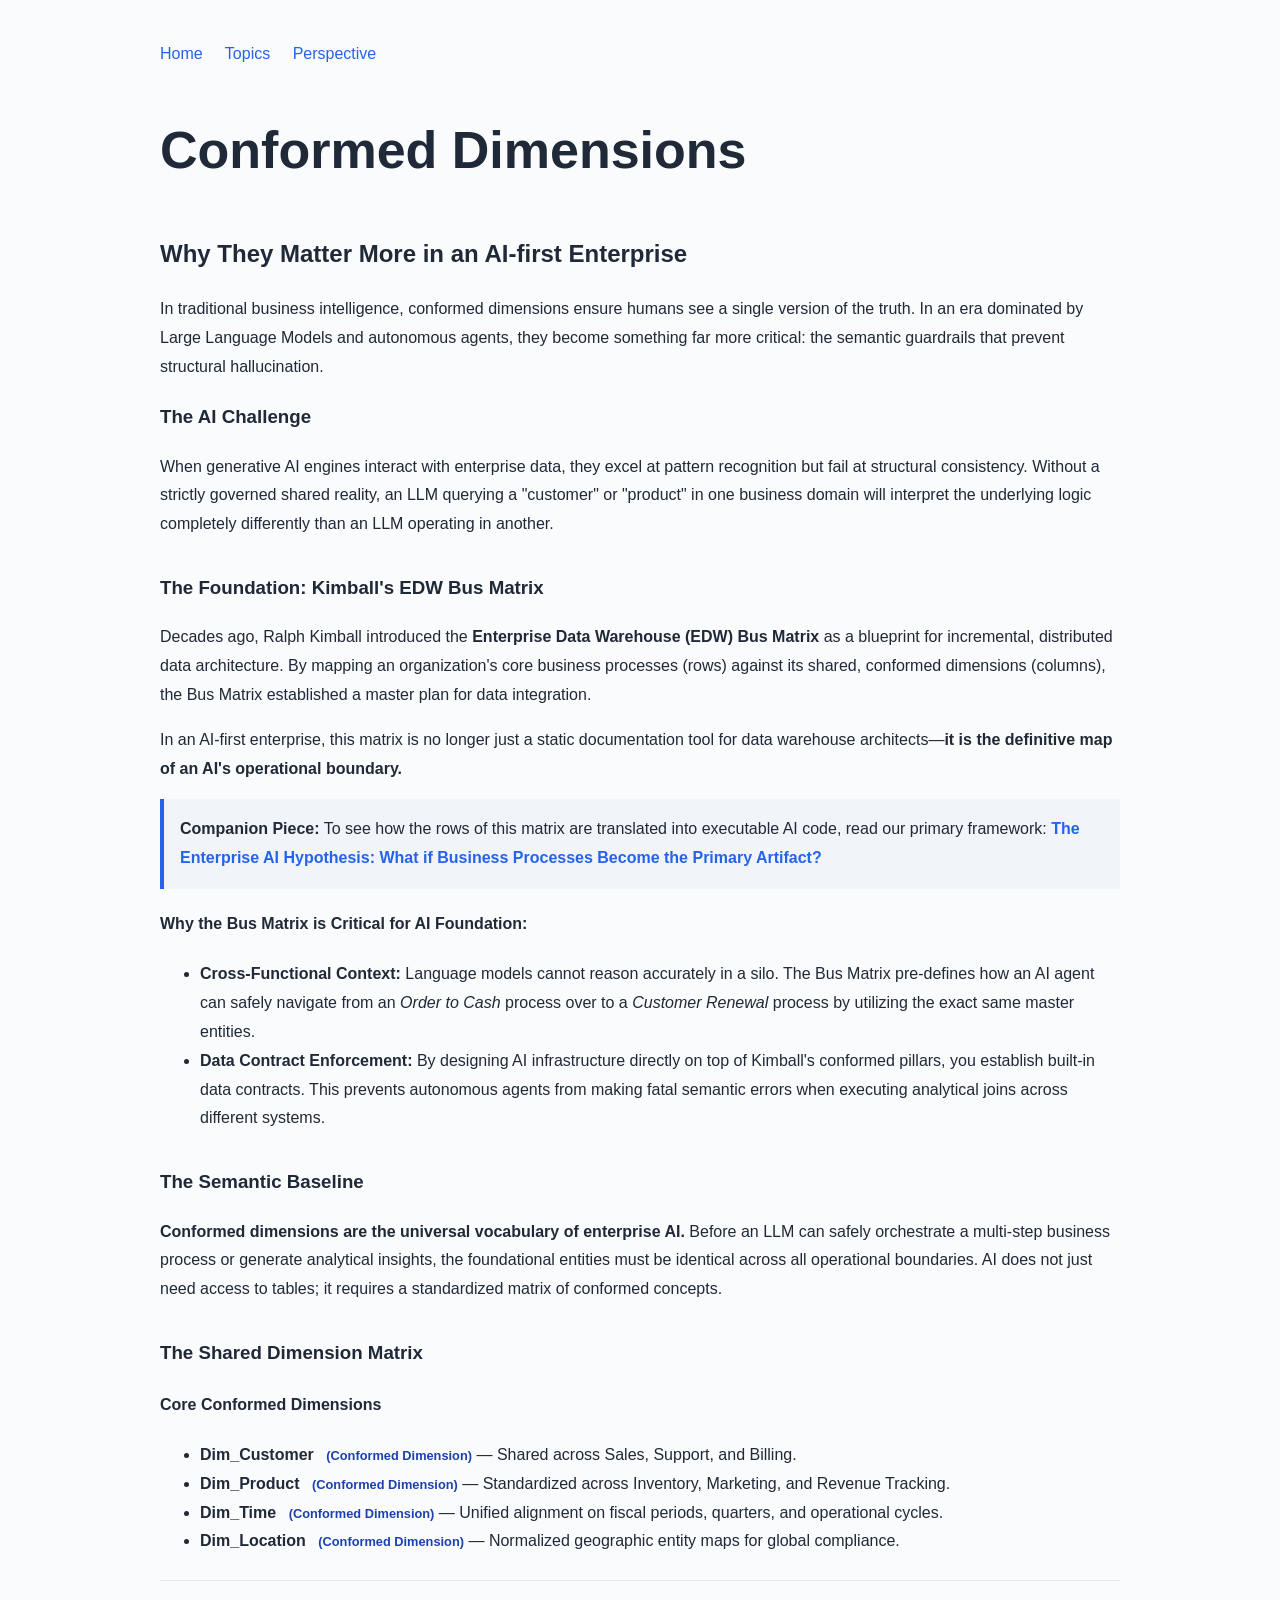
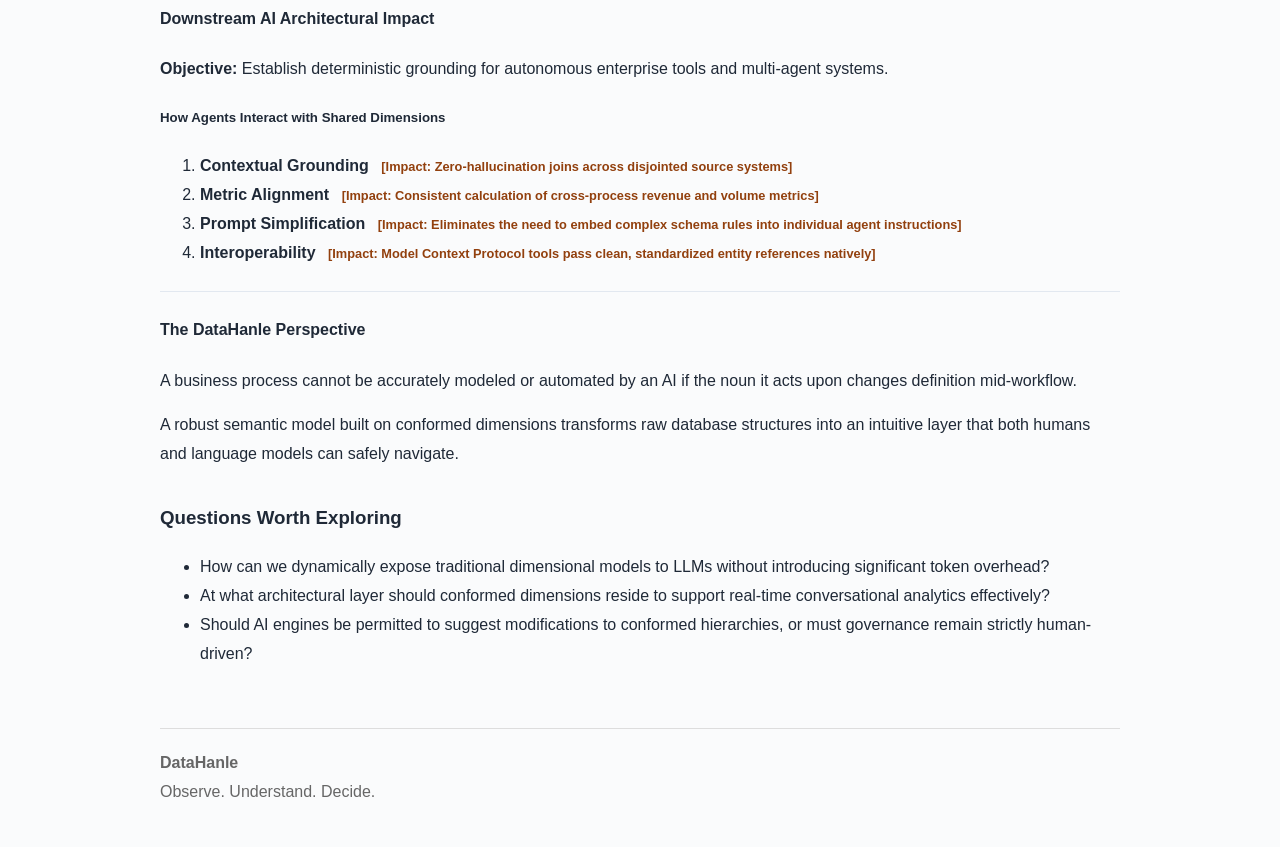
<file: articles/conformed-dimensions.html>
<!DOCTYPE html>
<html lang="en">
<head>
    <meta charset="utf-8">
    <meta name="viewport" content="width=device-width, initial-scale=1">
    <title>Conformed Dimensions in an AI-first Enterprise - DataHanle</title>
    <link rel="stylesheet" href="../assets/styles.css">
    <style>
        /* Minimal semantic tweaks for lists inside your article */
        .badge-dimension {
            font-size: 0.8rem;
            color: #1e40af;
            font-weight: bold;
            margin-left: 0.5rem;
        }
        .badge-impact {
            font-size: 0.8rem;
            color: #92400e;
            font-weight: bold;
            margin-left: 0.5rem;
        }
        section {
            margin-bottom: 2rem;
        }
        hr {
            border: 0;
            border-top: 1px solid #e2e8f0;
            margin: 1.5rem 0;
        }
        .cross-reference {
            background-color: #f1f5f9;
            padding: 1rem;
            border-left: 4px solid #2563eb;
            margin: 1rem 0;
        }
        .cross-reference a {
            color: #2563eb;
            text-decoration: none;
            font-weight: bold;
        }
        .cross-reference a:hover {
            text-decoration: underline;
        }
    </style>
</head>
<body>

    <nav>
        <a href="../index.html">Home</a>
        <a href="../topics.html">Topics</a>
        <a href="../perspective.html">Perspective</a>
    </nav>

    <h1>Conformed Dimensions</h1>
    <h2>Why They Matter More in an AI-first Enterprise</h2>
    <p>In traditional business intelligence, conformed dimensions ensure humans see a single version of the truth. In an era dominated by Large Language Models and autonomous agents, they become something far more critical: the semantic guardrails that prevent structural hallucination.</p>

    <section id="problem">
        <h3>The AI Challenge</h3>
        <p>When generative AI engines interact with enterprise data, they excel at pattern recognition but fail at structural consistency. Without a strictly governed shared reality, an LLM querying a "customer" or "product" in one business domain will interpret the underlying logic completely differently than an LLM operating in another.</p>
    </section>

    <section id="kimball-matrix">
        <h3>The Foundation: Kimball's EDW Bus Matrix</h3>
        <p>Decades ago, Ralph Kimball introduced the <strong>Enterprise Data Warehouse (EDW) Bus Matrix</strong> as a blueprint for incremental, distributed data architecture. By mapping an organization's core business processes (rows) against its shared, conformed dimensions (columns), the Bus Matrix established a master plan for data integration.</p>
        <p>In an AI-first enterprise, this matrix is no longer just a static documentation tool for data warehouse architects—<strong>it is the definitive map of an AI's operational boundary.</strong></p>

        <div class="cross-reference">
            <strong>Companion Piece:</strong> To see how the rows of this matrix are translated into executable AI code, read our primary framework: 
            <a href="enterprise-ai-hypothesis.html">The Enterprise AI Hypothesis: What if Business Processes Become the Primary Artifact?</a>
        </div>
        
        <h4>Why the Bus Matrix is Critical for AI Foundation:</h4>
        <ul>
            <li><strong>Cross-Functional Context:</strong> Language models cannot reason accurately in a silo. The Bus Matrix pre-defines how an AI agent can safely navigate from an <em>Order to Cash</em> process over to a <em>Customer Renewal</em> process by utilizing the exact same master entities.</li>
            <li><strong>Data Contract Enforcement:</strong> By designing AI infrastructure directly on top of Kimball's conformed pillars, you establish built-in data contracts. This prevents autonomous agents from making fatal semantic errors when executing analytical joins across different systems.</li>
        </ul>
    </section>

    <section id="hypothesis">
        <h3>The Semantic Baseline</h3>
        <p><strong>Conformed dimensions are the universal vocabulary of enterprise AI.</strong> Before an LLM can safely orchestrate a multi-step business process or generate analytical insights, the foundational entities must be identical across all operational boundaries. AI does not just need access to tables; it requires a standardized matrix of conformed concepts.</p>
    </section>

    <section id="illustration">
        <h3>The Shared Dimension Matrix</h3>
        
        <h4>Core Conformed Dimensions</h4>
        <ul>
            <li><strong>Dim_Customer</strong> <span class="badge-dimension">(Conformed Dimension)</span> — Shared across Sales, Support, and Billing.</li>
            <li><strong>Dim_Product</strong> <span class="badge-dimension">(Conformed Dimension)</span> — Standardized across Inventory, Marketing, and Revenue Tracking.</li>
            <li><strong>Dim_Time</strong> <span class="badge-dimension">(Conformed Dimension)</span> — Unified alignment on fiscal periods, quarters, and operational cycles.</li>
            <li><strong>Dim_Location</strong> <span class="badge-dimension">(Conformed Dimension)</span> — Normalized geographic entity maps for global compliance.</li>
        </ul>

        <hr>

        <h4>Downstream AI Architectural Impact</h4>
        <p><b>Objective:</b> Establish deterministic grounding for autonomous enterprise tools and multi-agent systems.</p>
        
        <h5>How Agents Interact with Shared Dimensions</h5>
        <ol>
            <li><strong>Contextual Grounding</strong> <span class="badge-impact">[Impact: Zero-hallucination joins across disjointed source systems]</span></li>
            <li><strong>Metric Alignment</strong> <span class="badge-impact">[Impact: Consistent calculation of cross-process revenue and volume metrics]</span></li>
            <li><strong>Prompt Simplification</strong> <span class="badge-impact">[Impact: Eliminates the need to embed complex schema rules into individual agent instructions]</span></li>
            <li><strong>Interoperability</strong> <span class="badge-impact">[Impact: Model Context Protocol tools pass clean, standardized entity references natively]</span></li>
        </ol>

        <hr>

        <h4>The DataHanle Perspective</h4>
        <p>A business process cannot be accurately modeled or automated by an AI if the noun it acts upon changes definition mid-workflow.</p>
        <p>A robust semantic model built on conformed dimensions transforms raw database structures into an intuitive layer that both humans and language models can safely navigate.</p>
    </section>

    <section id="questions">
        <h3>Questions Worth Exploring</h3>
        <ul>
            <li>How can we dynamically expose traditional dimensional models to LLMs without introducing significant token overhead?</li>
            <li>At what architectural layer should conformed dimensions reside to support real-time conversational analytics effectively?</li>
            <li>Should AI engines be permitted to suggest modifications to conformed hierarchies, or must governance remain strictly human-driven?</li>
        </ul>
    </section>

    <footer>
        <b>DataHanle</b><br>
        Observe. Understand. Decide.
    </footer>

</body>
</html>
</file>
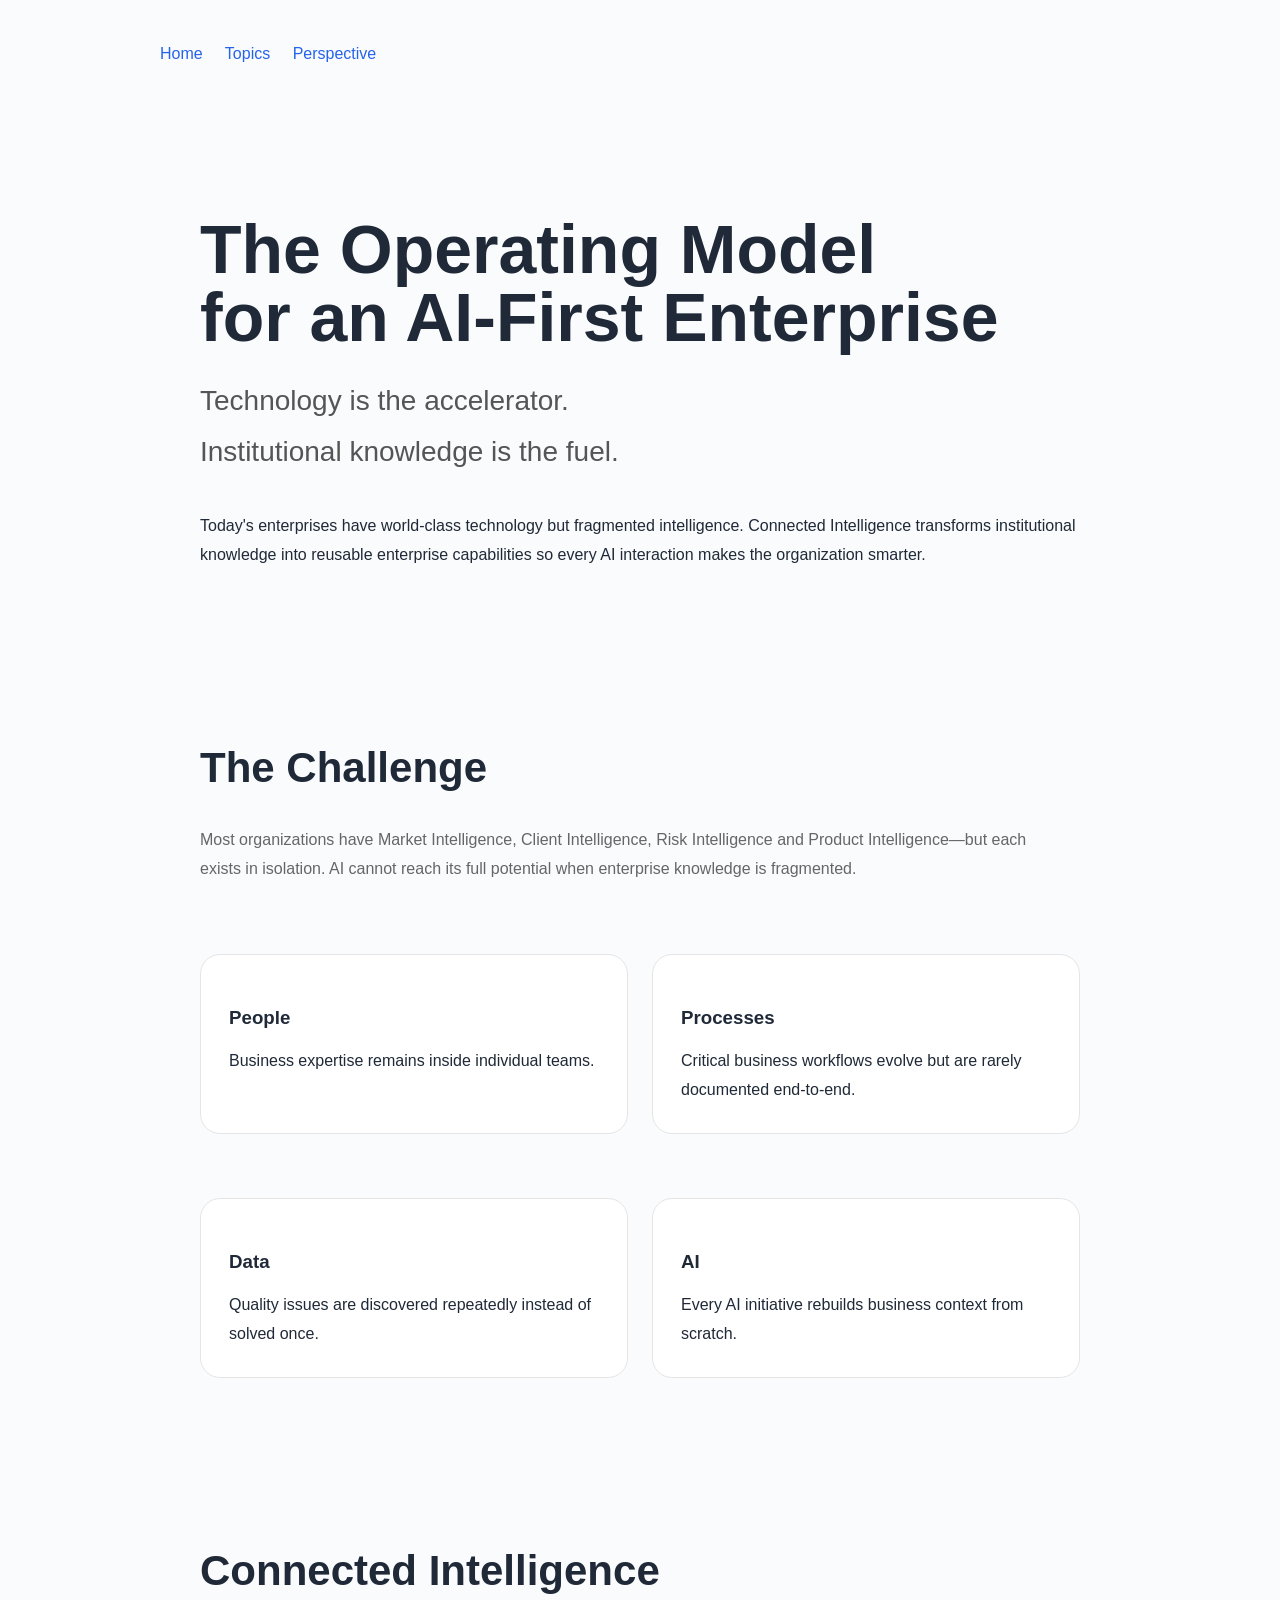
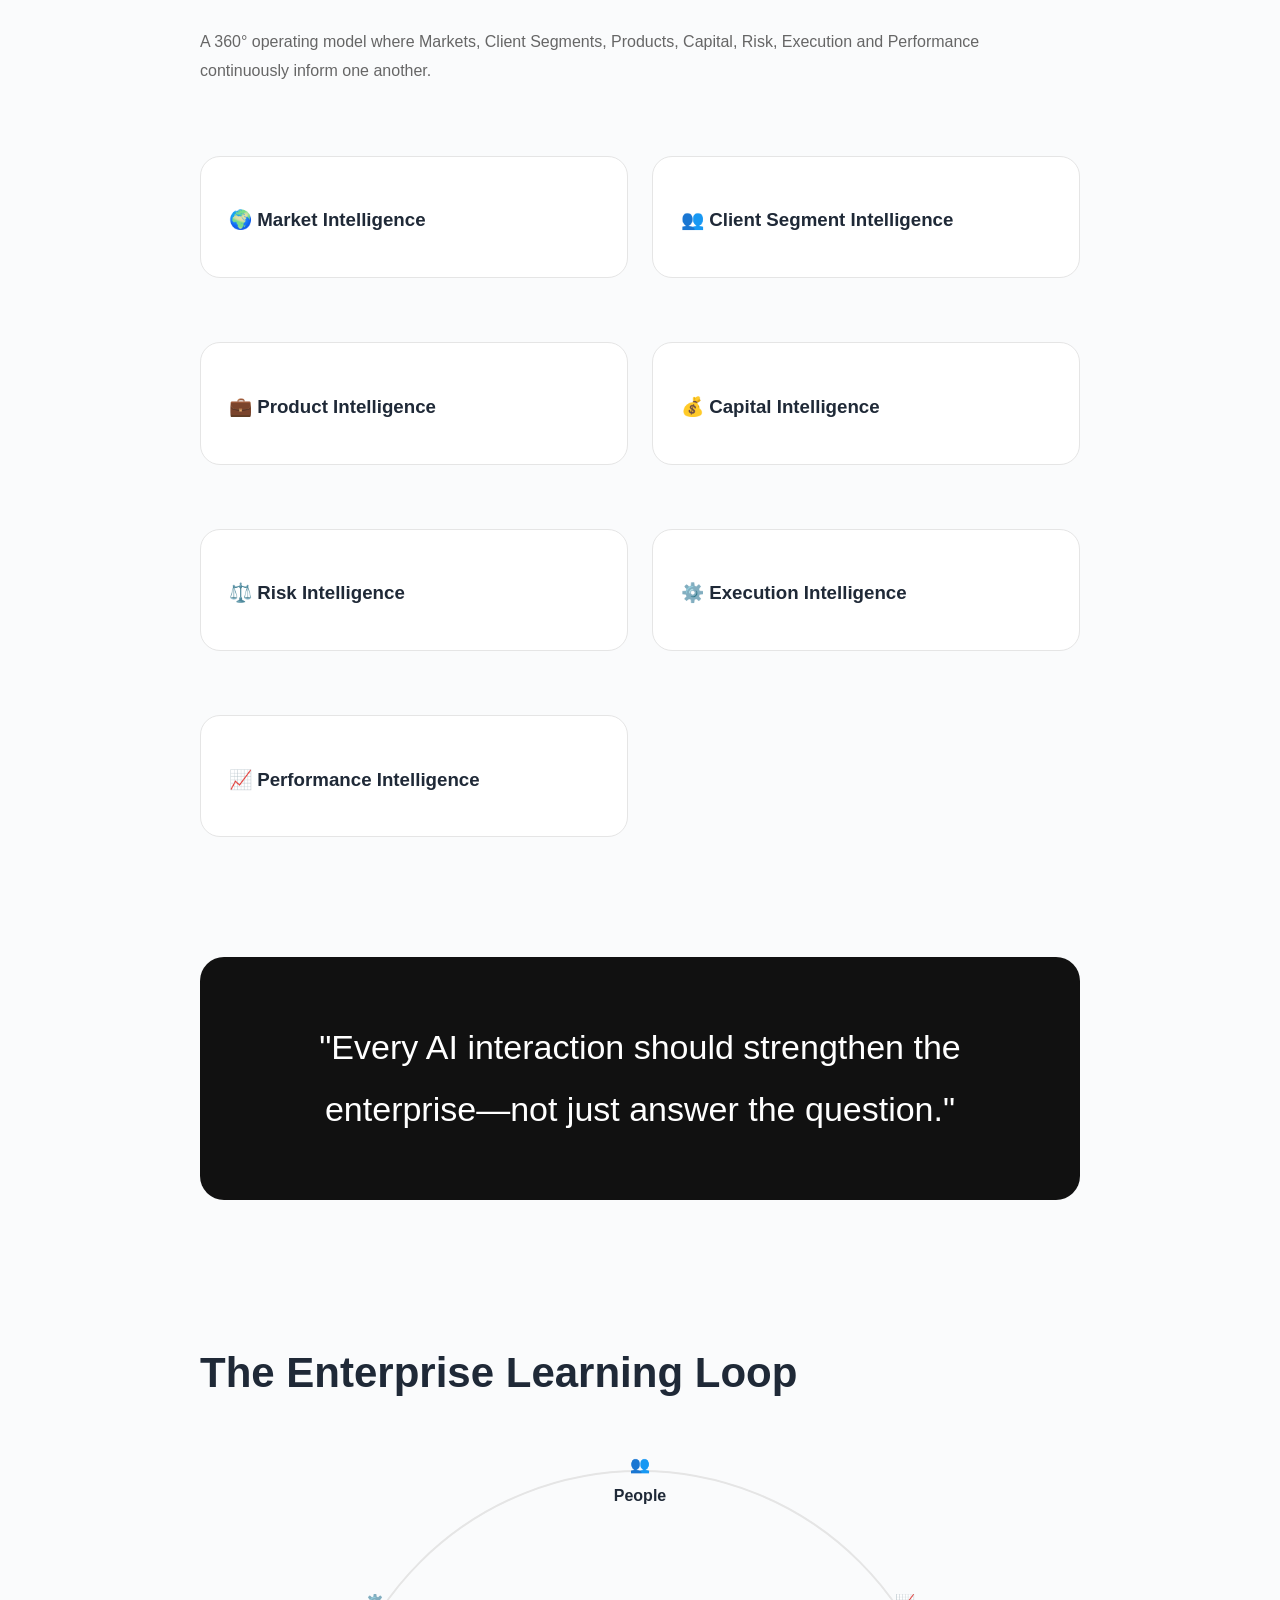
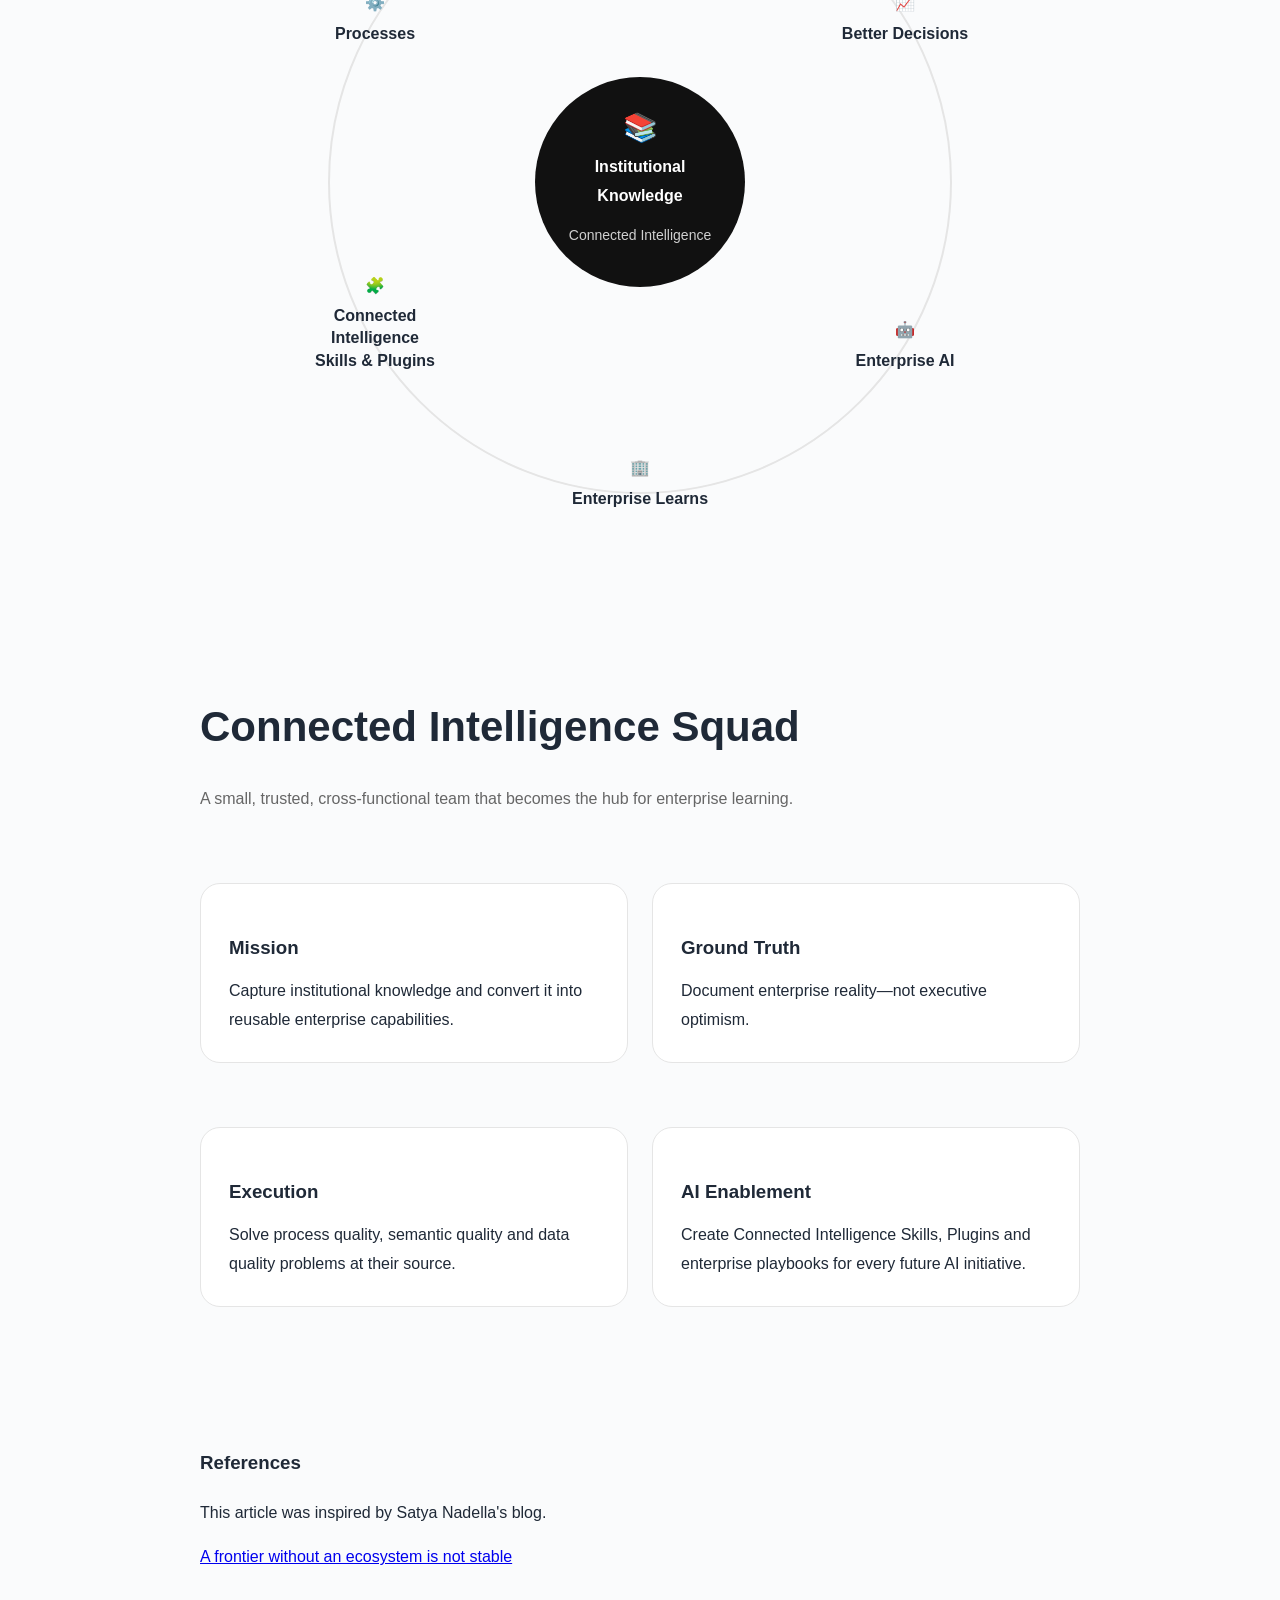
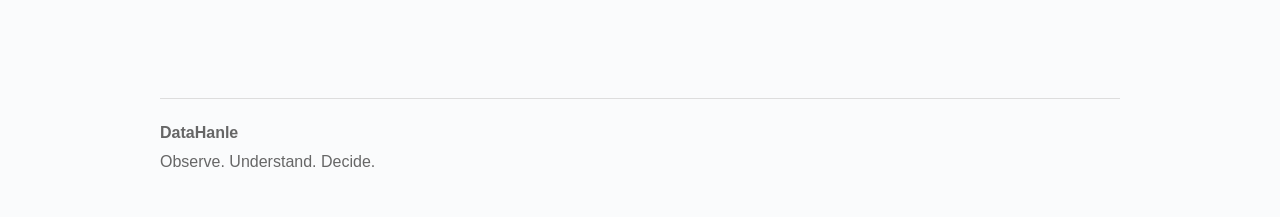
<file: articles/connected-intelligence.html>
<!DOCTYPE html>
<html lang="en">
<head>
    <meta charset="utf-8">
    <meta name="viewport" content="width=device-width, initial-scale=1">
    <title>Connected Intelligence | The Operating Model for an AI-First Enterprise</title>
    <link rel="stylesheet" href="../assets/styles.css">
    <style>
        /* Article-specific styles */
        section {
            margin: 0;
    padding: 50px 40px;
        }
        
        .hero {
            min-height: auto;
            display: flex;
            align-items: center;
            max-width: none;
            padding: 90px 40px 60px;
        }
        
        .hero h1 {
            font-size: 68px;
            line-height: 1;
            font-weight: 700;
            margin-bottom: 25px;
        }
        
        .hero h2 {
            font-size: 28px;
            color: #555;
            font-weight: 400;
            margin-bottom: 35px;
        }
        
        .tag {
            display: inline-block;
            padding: 8px 18px;
            border-radius: 30px;
            background: white;
            border: 1px solid #ddd;
            margin-bottom: 30px;
            font-size: 14px;
        }
        
        .title {
            font-size: 42px;
            margin-bottom: 20px;
        }
        
        .subtitle {
            color: #666;
            max-width: 850px;
            margin-bottom: 50px;
        }
        
        .grid {
            display: grid;
            grid-template-columns: repeat(auto-fit, minmax(280px, 1fr));
            gap: 24px;
        }
        
        .card {
            background: white;
            padding: 28px;
            border-radius: 20px;
            border: 1px solid #E5E5E5;
            transition: .3s;
        }
        
        .card:hover {
            transform: translateY(-5px);
            box-shadow: 0 20px 40px rgba(0,0,0,.08);
        }
        
        .card h3 {
            margin-bottom: 12px;
        }
        
        .quote {
            background: #111;
            color: white;
            border-radius: 24px;
            padding: 60px;
            font-size: 34px;
            text-align: center;
            font-weight: 300;
            max-width: none;
        }
        
        .loop {
            text-align: center;
            line-height: 2.2;
            color: #333;
        }
        
        .cta {
            background: #111;
            color: white;
            border-radius: 30px;
            padding: 70px;
            max-width: none;
        }
        
        .cta h2 {
            font-size: 42px;
            margin-bottom: 20px;
        }
        
        .cta p {
            color: #ddd;
        }
.learning-loop{
    position:relative;
    width:620px;
    height:620px;
    margin:60px auto;
    border:2px solid #E5E5E5;
    border-radius:50%;
}

.center-node{
    position:absolute;
    top:50%;
    left:50%;
    transform:translate(-50%,-50%);
    width:210px;
    height:210px;
    background:#111;
    color:#fff;
    border-radius:50%;
    display:flex;
    flex-direction:column;
    justify-content:center;
    align-items:center;
    text-align:center;
    padding:20px;
    box-sizing:border-box;
}

.center-node h3{
    margin:0;
    font-size:28px;
}

.center-node p{
    margin-top:12px;
    color:#d0d0d0;
    font-size:14px;
}

.node{
    position:absolute;
    width:150px;
    text-align:center;
    line-height:1.4;
}

.node strong{
    display:block;
    margin-top:8px;
}

.people{top:-18px;left:50%;transform:translateX(-50%);}
.decisions{top:120px;right:-30px;}
.ai{bottom:120px;right:-30px;}
.learning{bottom:-18px;left:50%;transform:translateX(-50%);}
.skills{bottom:120px;left:-30px;}
.process{top:120px;left:-30px;}

@media(max-width:768px){

.learning-loop{
    width:340px;
    height:340px;
}

.center-node{
    width:150px;
    height:150px;
    font-size:12px;
}

.center-node h3{
    font-size:20px;
}

.node{
    width:90px;
    font-size:12px;
}

.people{top:-10px;}
.learning{bottom:-10px;}
.process{left:-5px;top:60px;}
.skills{left:-5px;bottom:60px;}
.decisions{right:-5px;top:60px;}
.ai{right:-5px;bottom:60px;}
        
        footer {
            text-align: left;
            padding: 40px;
            color: #777;
        }
        
        @media(max-width:768px) {
            .hero h1 {
                font-size: 46px;
            }
            
            .hero h2 {
                font-size: 22px;
            }
            
            .title {
                font-size: 34px;
            }
        }
    </style>
</head>

<body>

    <nav>
        <a href="../index.html">Home</a>
        <a href="../topics.html">Topics</a>
        <a href="../perspective.html">Perspective</a>
    </nav>

    <section class="hero">

        <div>

            <h1>
                The Operating Model<br>
                for an AI-First Enterprise
            </h1>

            <h2>
                Technology is the accelerator.<br>
                Institutional knowledge is the fuel.
            </h2>

            <p>
                Today's enterprises have world-class technology but fragmented intelligence.
                Connected Intelligence transforms institutional knowledge into reusable enterprise capabilities so every AI interaction makes the organization smarter.
            </p>

        </div>

    </section>

    <section>

        <h2 class="title">
            The Challenge
        </h2>

        <p class="subtitle">
            Most organizations have Market Intelligence, Client Intelligence, Risk Intelligence and Product Intelligence—but each exists in isolation. AI cannot reach its full potential when enterprise knowledge is fragmented.
        </p>

        <div class="grid">

            <div class="card">
                <h3>People</h3>
                Business expertise remains inside individual teams.
            </div>

            <div class="card">
                <h3>Processes</h3>
                Critical business workflows evolve but are rarely documented end-to-end.
            </div>

            <div class="card">
                <h3>Data</h3>
                Quality issues are discovered repeatedly instead of solved once.
            </div>

            <div class="card">
                <h3>AI</h3>
                Every AI initiative rebuilds business context from scratch.
            </div>

        </div>

    </section>

    <section>

        <h2 class="title">
            Connected Intelligence
        </h2>

        <p class="subtitle">
            A 360° operating model where Markets, Client Segments, Products, Capital, Risk, Execution and Performance continuously inform one another.
        </p>

        <div class="grid">

            <div class="card"><h3>🌍 Market Intelligence</h3></div>
            <div class="card"><h3>👥 Client Segment Intelligence</h3></div>
            <div class="card"><h3>💼 Product Intelligence</h3></div>
            <div class="card"><h3>💰 Capital Intelligence</h3></div>
            <div class="card"><h3>⚖️ Risk Intelligence</h3></div>
            <div class="card"><h3>⚙️ Execution Intelligence</h3></div>
            <div class="card"><h3>📈 Performance Intelligence</h3></div>

        </div>

    </section>

    <section>

        <div class="quote">

            "Every AI interaction should strengthen the enterprise—not just answer the question."

        </div>

    </section>

    <section>

    <h2 class="title">
        The Enterprise Learning Loop
    </h2>

    <div class="learning-loop">

        <div class="center-node">
            <h3>📚</h3>
            <strong>Institutional<br>Knowledge</strong>
            <p>Connected Intelligence</p>
        </div>

        <div class="node people">
            👥
            <strong>People</strong>
        </div>

        <div class="node decisions">
            📈
            <strong>Better Decisions</strong>
        </div>

        <div class="node ai">
            🤖
            <strong>Enterprise AI</strong>
        </div>

        <div class="node learning">
            🏢
            <strong>Enterprise Learns</strong>
        </div>

        <div class="node skills">
            🧩
            <strong>Connected Intelligence<br>Skills & Plugins</strong>
        </div>

        <div class="node process">
            ⚙️
            <strong>Processes</strong>
        </div>

    </div>

</section>

    <section>

        <h2 class="title">
            Connected Intelligence Squad
        </h2>

        <p class="subtitle">

            A small, trusted, cross-functional team that becomes the hub for enterprise learning.

        </p>

        <div class="grid">

            <div class="card">
                <h3>Mission</h3>
                Capture institutional knowledge and convert it into reusable enterprise capabilities.
            </div>

            <div class="card">
                <h3>Ground Truth</h3>
                Document enterprise reality—not executive optimism.
            </div>

            <div class="card">
                <h3>Execution</h3>
                Solve process quality, semantic quality and data quality problems at their source.
            </div>

            <div class="card">
                <h3>AI Enablement</h3>
                Create Connected Intelligence Skills, Plugins and enterprise playbooks for every future AI initiative.
            </div>

        </div>

    </section>

    
<section id="references">
        <h3>References</h3>
        <p>This article was inspired by Satya Nadella's blog.</p>
        <p><a href="https://snscratchpad.com/posts/frontier-ecosystem/" target="_blank">
            A frontier without an ecosystem is not stable
        </a></p>
    </section>
    <footer>
        <b>DataHanle</b><br>
        Observe. Understand. Decide.
    </footer>

</body>
</html>
</file>
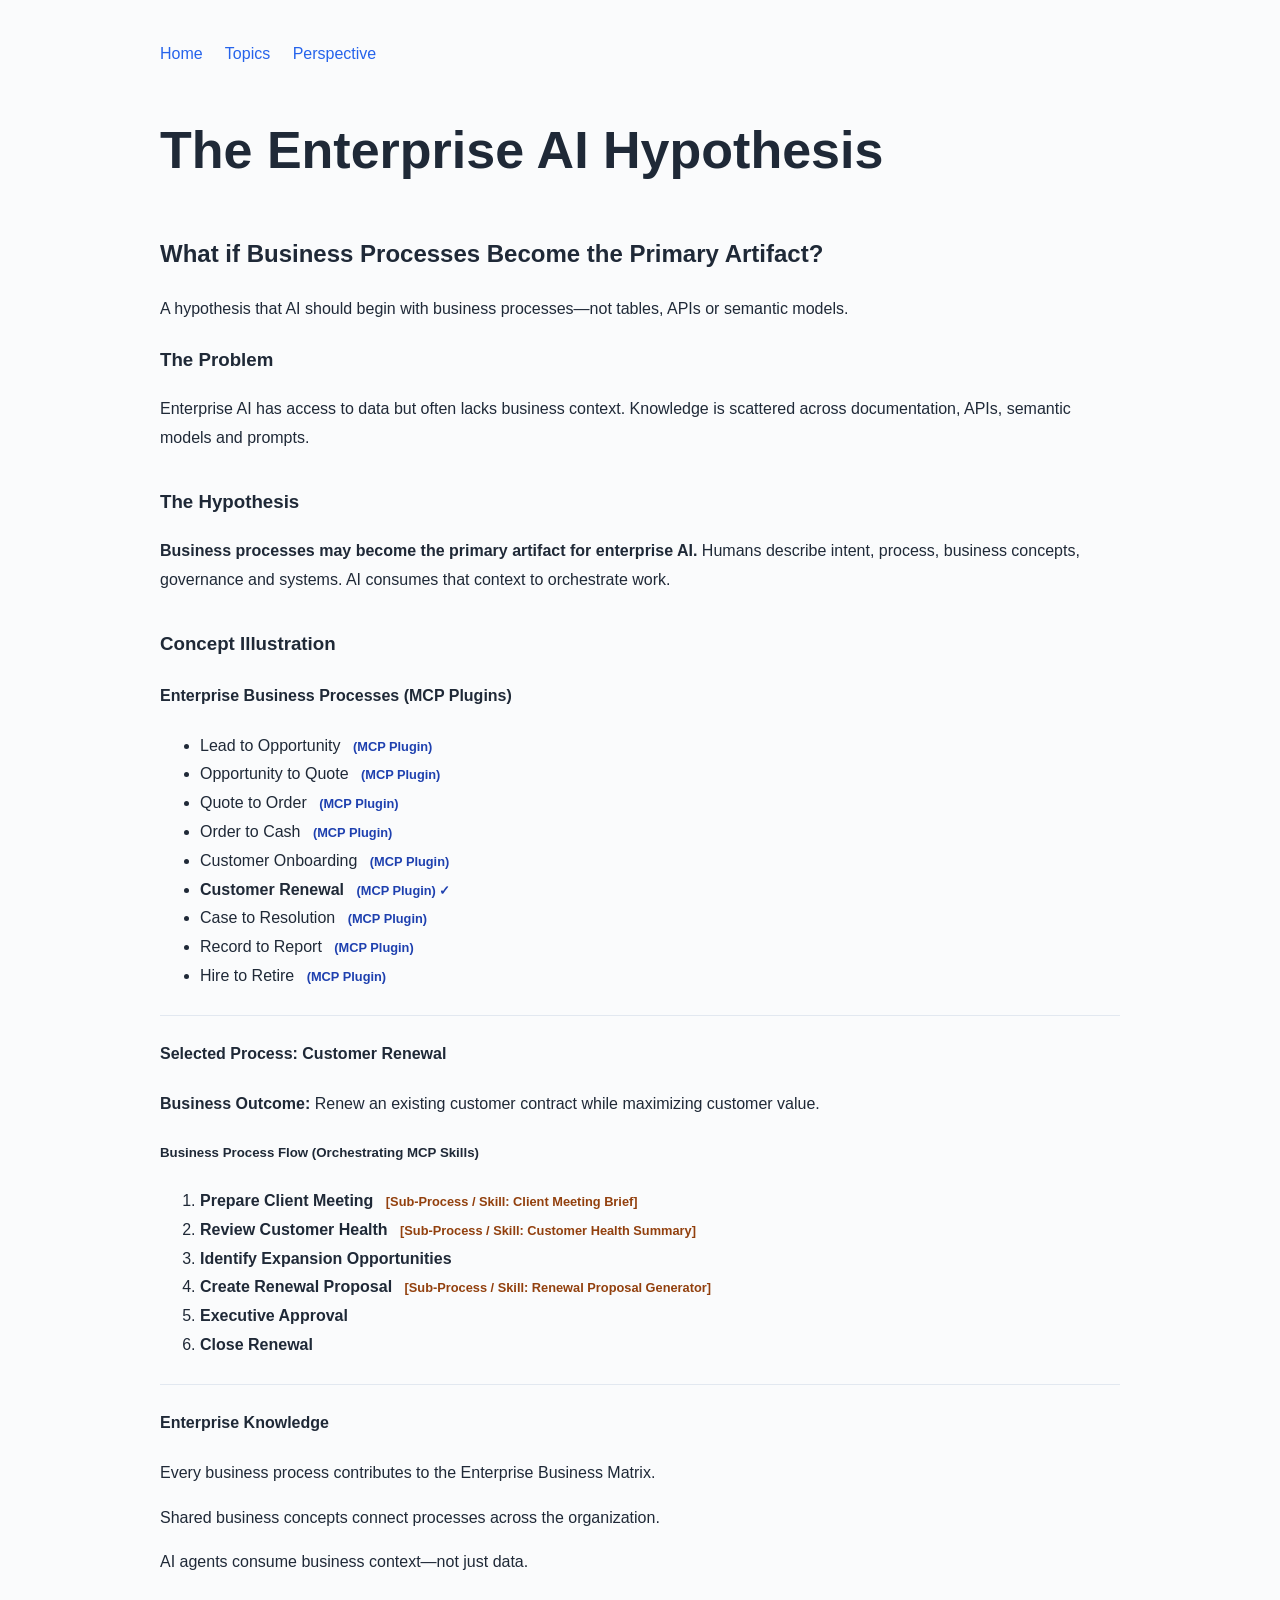
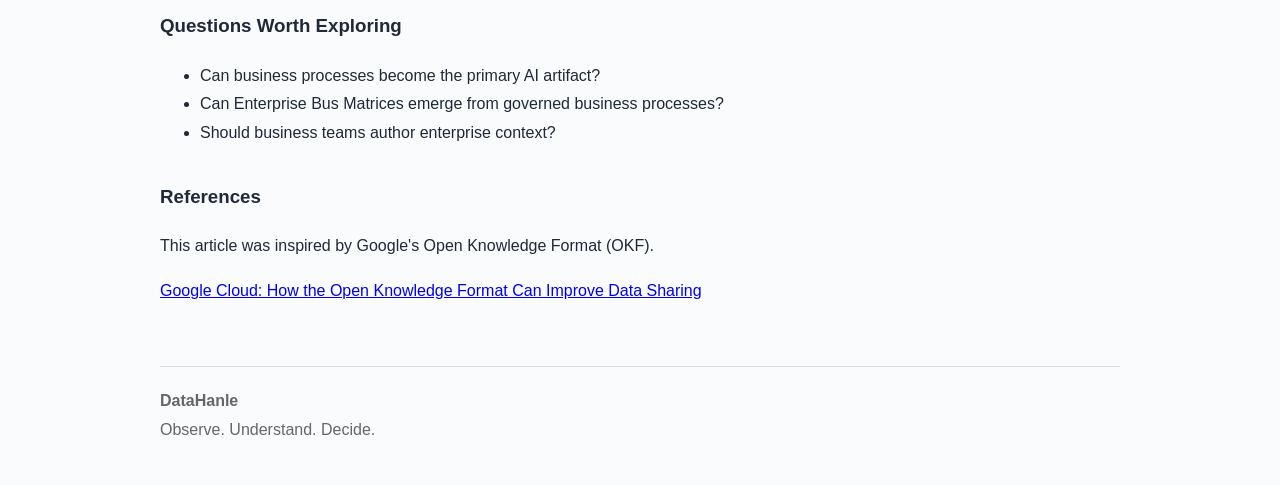
<file: articles/enterprise-ai-hypothesis.html>
<!DOCTYPE html>
<html lang="en">
<head>
    <meta charset="utf-8">
    <meta name="viewport" content="width=device-width, initial-scale=1">
    <title>The Enterprise AI Hypothesis - DataHanle</title>
    <link rel="stylesheet" href="../assets/styles.css">
    <style>
        /* Minimal semantic tweaks for lists inside your article */
        .badge-plugin {
            font-size: 0.8rem;
            color: #1e40af;
            font-weight: bold;
            margin-left: 0.5rem;
        }
        .badge-skill {
            font-size: 0.8rem;
            color: #92400e;
            font-weight: bold;
            margin-left: 0.5rem;
        }
        section {
            margin-bottom: 2rem;
        }
        hr {
            border: 0;
            border-top: 1px solid #e2e8f0;
            margin: 1.5rem 0;
        }
    </style>
</head>
<body>

    <nav>
        <a href="../index.html">Home</a>
        <a href="../topics.html">Topics</a>
        <a href="../perspective.html">Perspective</a>
    </nav>

    <h1>The Enterprise AI Hypothesis</h1>
    <h2>What if Business Processes Become the Primary Artifact?</h2>
    <p>A hypothesis that AI should begin with business processes—not tables, APIs or semantic models.</p>

    <section id="problem">
        <h3>The Problem</h3>
        <p>Enterprise AI has access to data but often lacks business context. Knowledge is scattered across documentation, APIs, semantic models and prompts.</p>
    </section>

    <section id="hypothesis">
        <h3>The Hypothesis</h3>
        <p><strong>Business processes may become the primary artifact for enterprise AI.</strong> Humans describe intent, process, business concepts, governance and systems. AI consumes that context to orchestrate work.</p>
    </section>

    <section id="concept">
        <h3>Concept Illustration</h3>
        
        <h4>Enterprise Business Processes (MCP Plugins)</h4>
        <ul>
            <li>Lead to Opportunity <span class="badge-plugin">(MCP Plugin)</span></li>
            <li>Opportunity to Quote <span class="badge-plugin">(MCP Plugin)</span></li>
            <li>Quote to Order <span class="badge-plugin">(MCP Plugin)</span></li>
            <li>Order to Cash <span class="badge-plugin">(MCP Plugin)</span></li>
            <li>Customer Onboarding <span class="badge-plugin">(MCP Plugin)</span></li>
            <li><strong>Customer Renewal <span class="badge-plugin">(MCP Plugin) ✓</span></strong></li>
            <li>Case to Resolution <span class="badge-plugin">(MCP Plugin)</span></li>
            <li>Record to Report <span class="badge-plugin">(MCP Plugin)</span></li>
            <li>Hire to Retire <span class="badge-plugin">(MCP Plugin)</span></li>
        </ul>

        <hr>

        <h4>Selected Process: Customer Renewal</h4>
        <p><b>Business Outcome:</b> Renew an existing customer contract while maximizing customer value.</p>
        
        <h5>Business Process Flow (Orchestrating MCP Skills)</h5>
        <ol>
            <li><strong>Prepare Client Meeting</strong> <span class="badge-skill">[Sub-Process / Skill: Client Meeting Brief]</span></li>
            <li><strong>Review Customer Health</strong> <span class="badge-skill">[Sub-Process / Skill: Customer Health Summary]</span></li>
            <li><strong>Identify Expansion Opportunities</strong></li>
            <li><strong>Create Renewal Proposal</strong> <span class="badge-skill">[Sub-Process / Skill: Renewal Proposal Generator]</span></li>
            <li><strong>Executive Approval</strong></li>
            <li><strong>Close Renewal</strong></li>
        </ol>

        <hr>

        <h4>Enterprise Knowledge</h4>
        <p>Every business process contributes to the Enterprise Business Matrix.</p>
        <p>Shared business concepts connect processes across the organization.</p>
        <p>AI agents consume business context—not just data.</p>
    </section>

    <section id="questions">
        <h3>Questions Worth Exploring</h3>
        <ul>
            <li>Can business processes become the primary AI artifact?</li>
            <li>Can Enterprise Bus Matrices emerge from governed business processes?</li>
            <li>Should business teams author enterprise context?</li>
        </ul>
    </section>

    <section id="references">
        <h3>References</h3>
        <p>This article was inspired by Google's Open Knowledge Format (OKF).</p>
        <p><a href="https://cloud.google.com/blog/products/data-analytics/how-the-open-knowledge-format-can-improve-data-sharing" target="_blank">
            Google Cloud: How the Open Knowledge Format Can Improve Data Sharing
        </a></p>
    </section>

    <footer>
        <b>DataHanle</b><br>
        Observe. Understand. Decide.
    </footer>

</body>
</html>
</file>
<file: assets/styles.css>
body{font-family:-apple-system,BlinkMacSystemFont,'Segoe UI',sans-serif;max-width:960px;margin:auto;padding:40px;background:#fafbfc;color:#1f2937;line-height:1.8}nav a{margin-right:18px;color:#2563eb;text-decoration:none}h1{font-size:52px}footer{margin-top:60px;padding-top:20px;border-top:1px solid #ddd;color:#666}.card{border:1px solid #ddd;border-radius:10px;padding:20px;margin:20px 0;background:#fff}.tag{display:inline-block;background:#eef4ff;color:#2563eb;padding:4px 10px;border-radius:20px;margin:3px;font-size:.9em}
</file>
